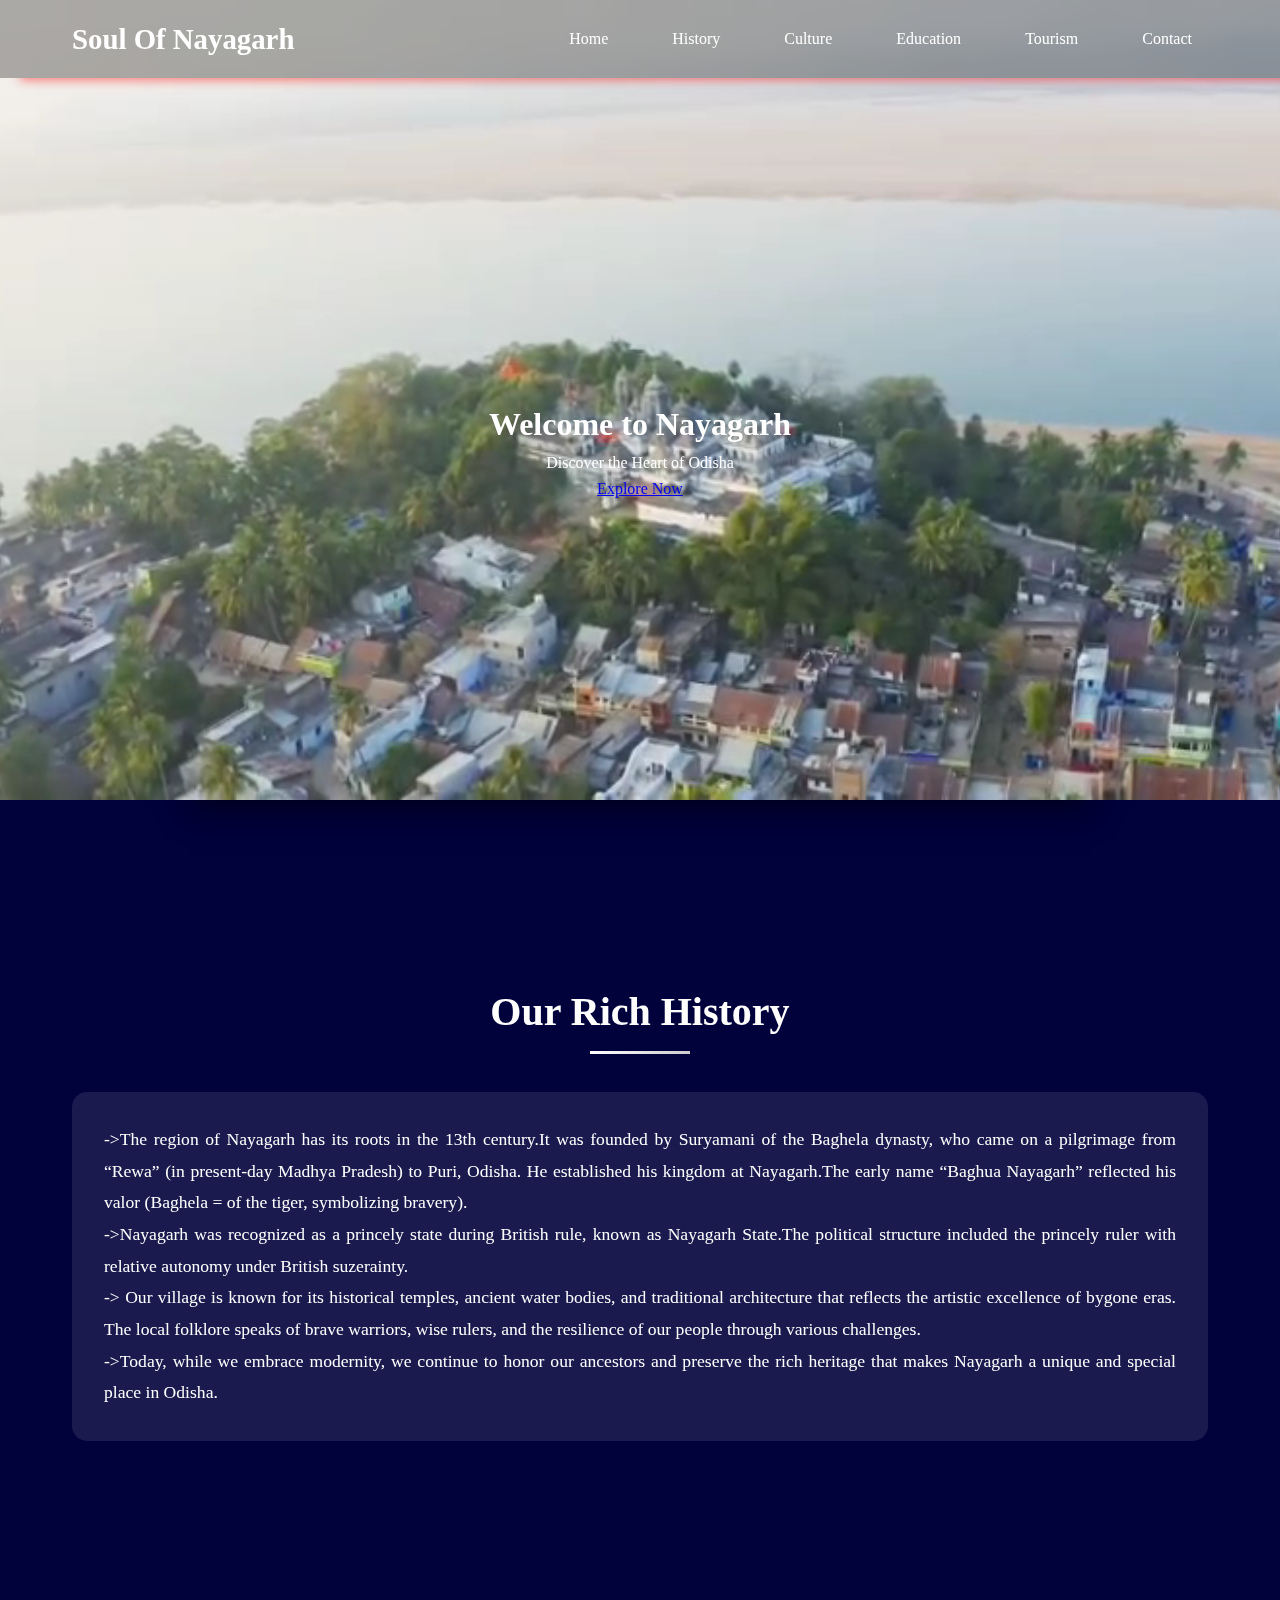
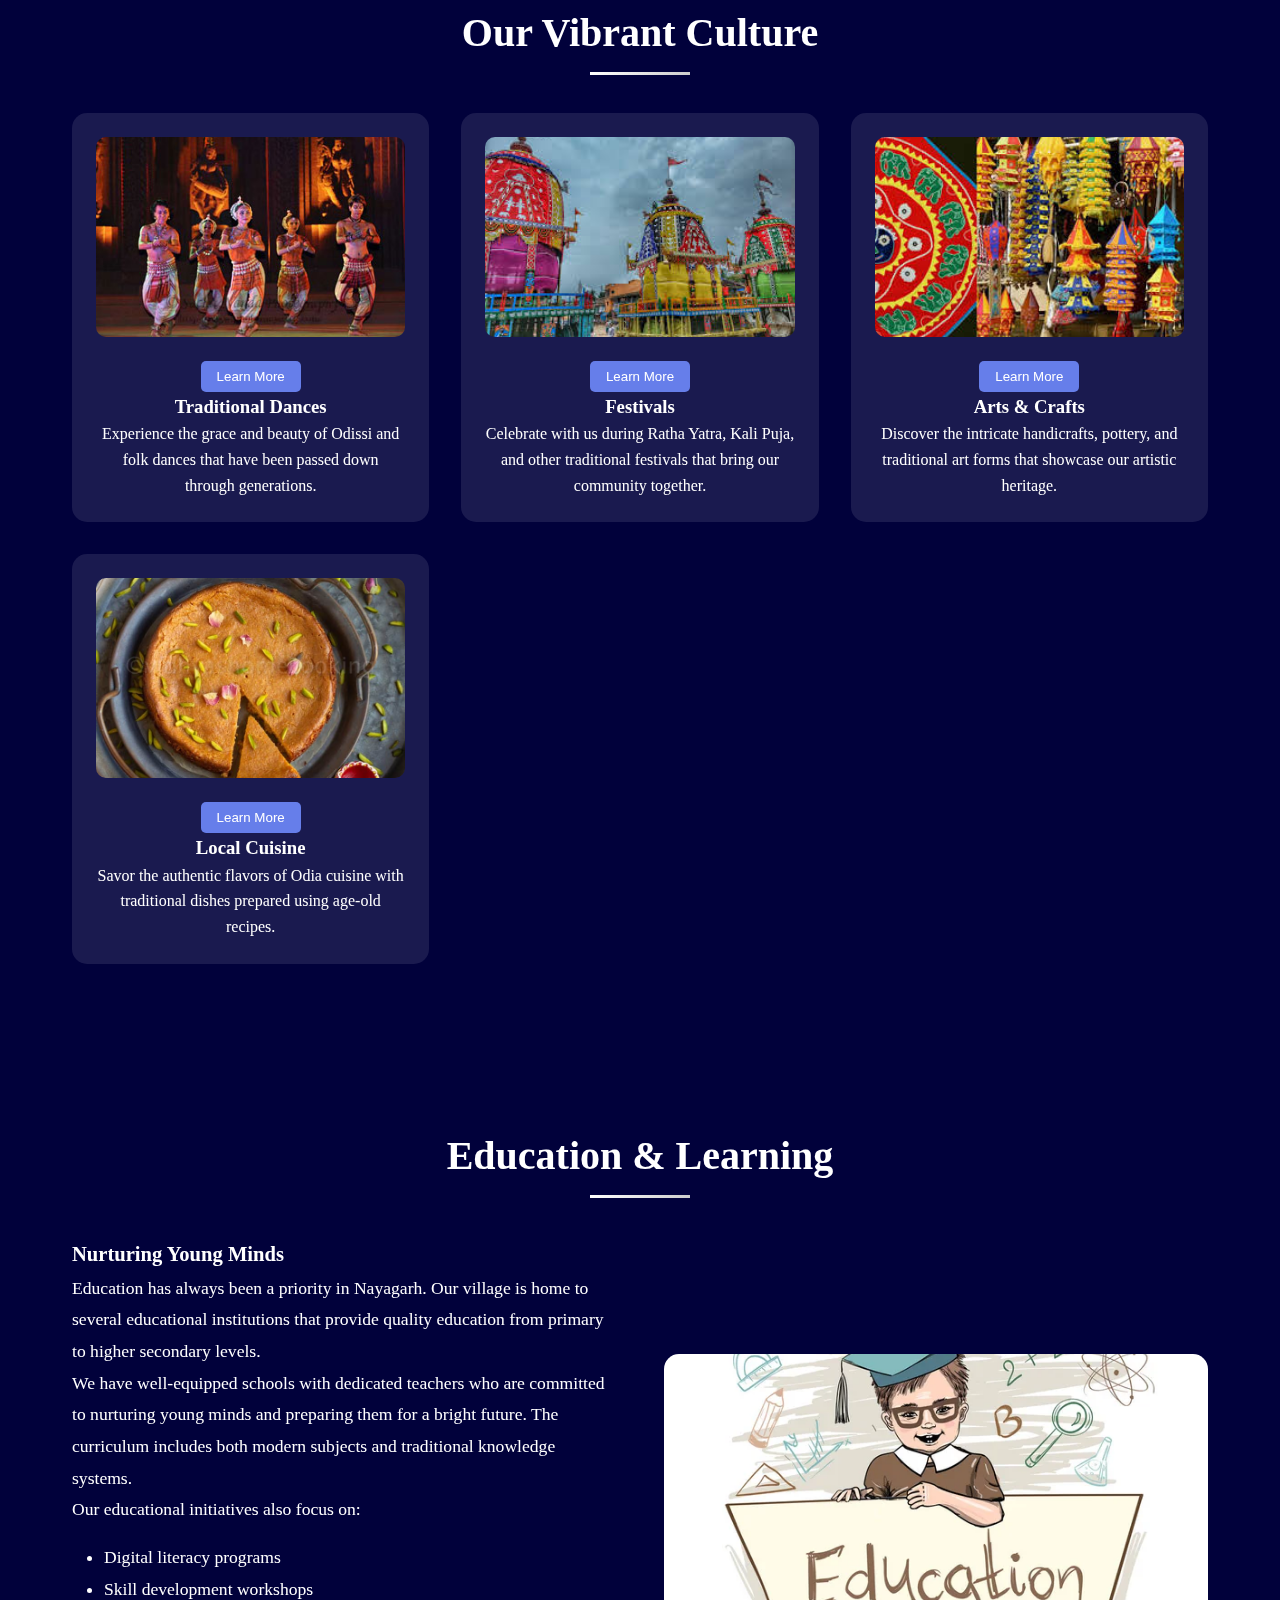
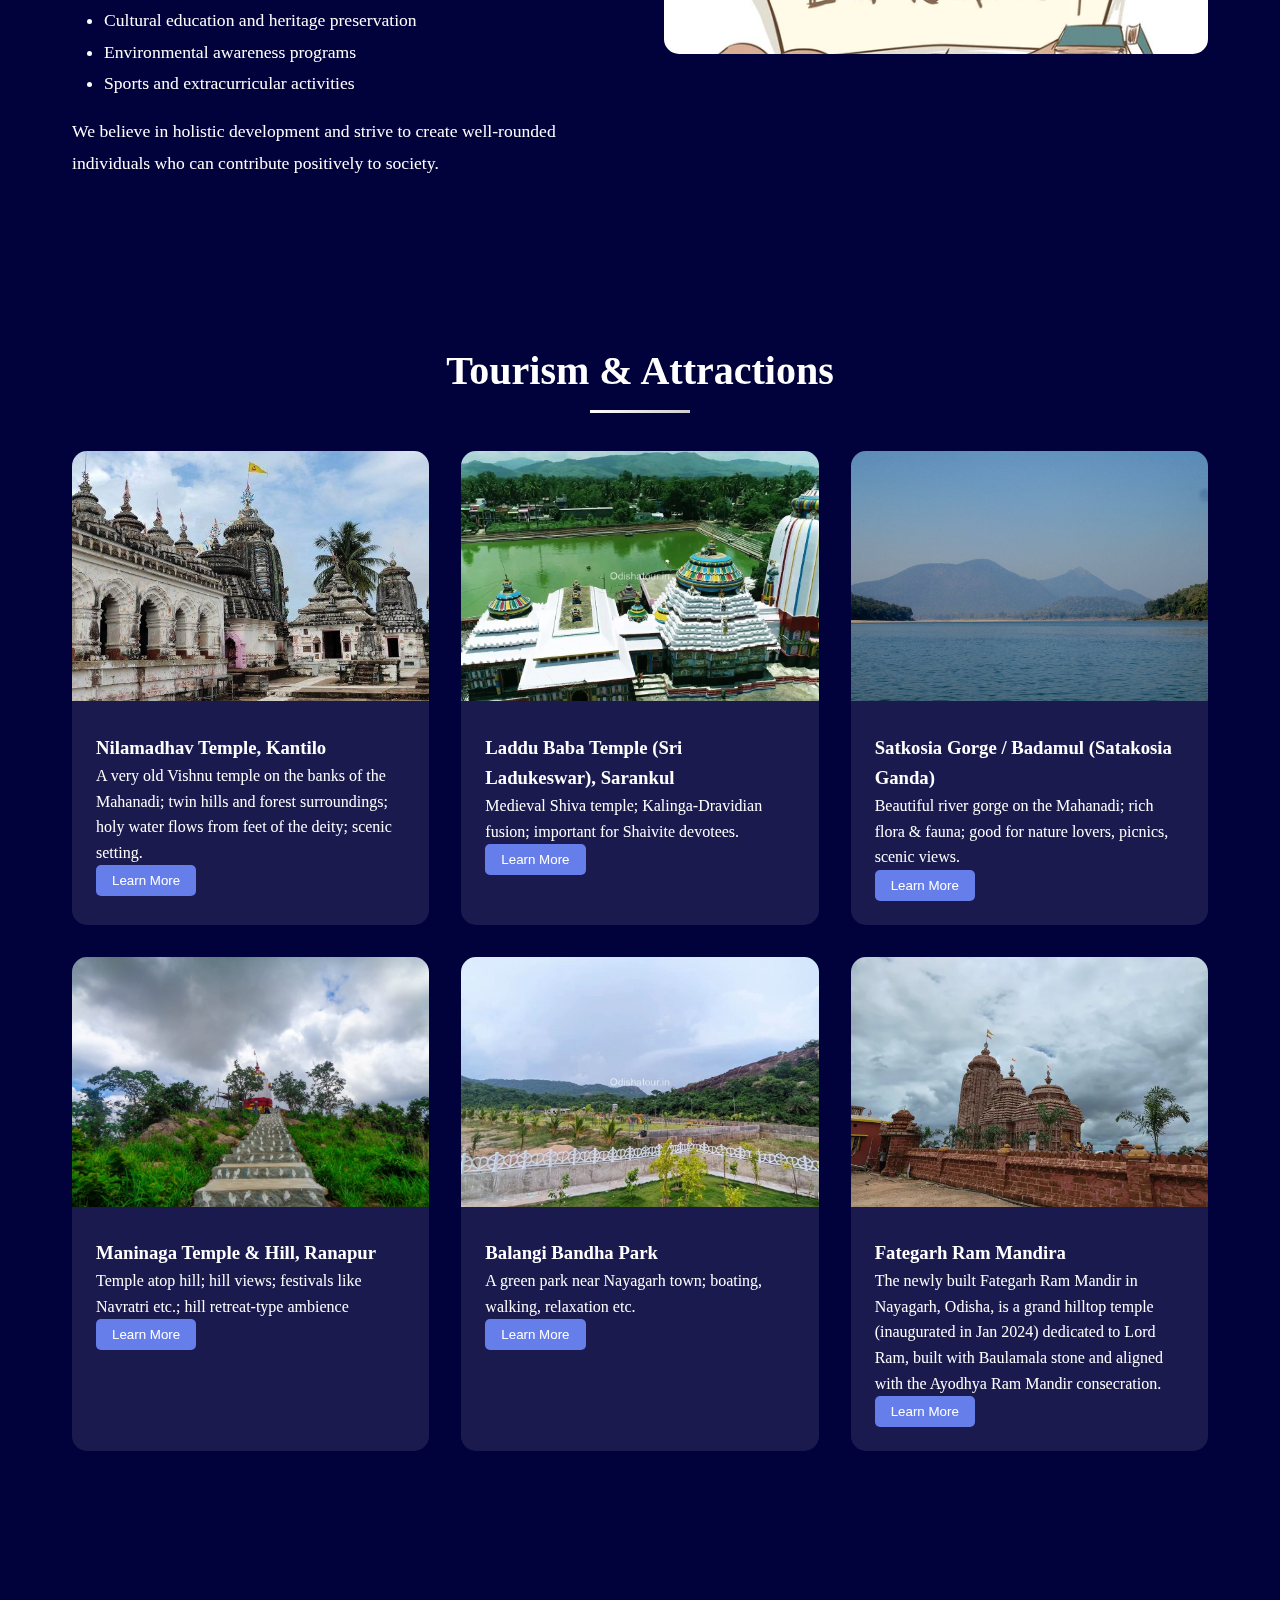
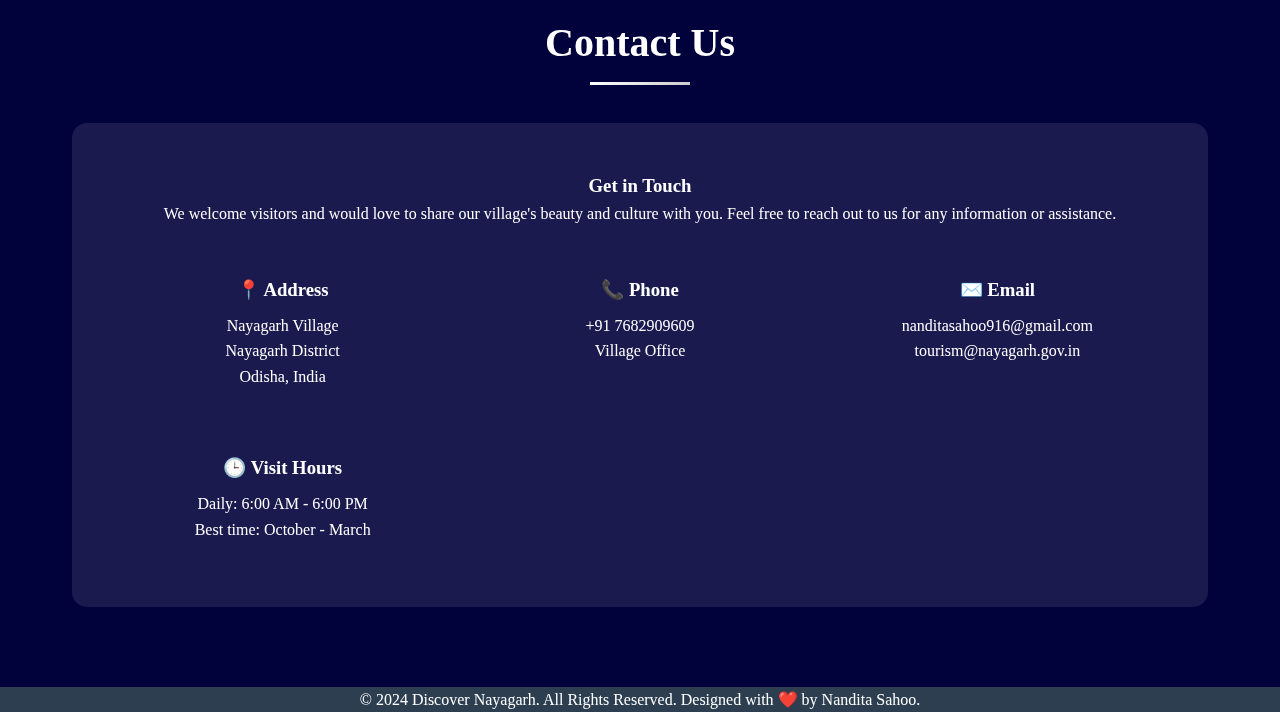
<file: index.html>
<!DOCTYPE html>
<html lang="en">
  <head>
    <meta charset="UTF-8" />
    <meta name="viewport" content="width=device-width, initial-scale=1.0" />
    <title>Soul of Nayagarh</title>
    <link rel="stylesheet" href="style.css" />
  </head>
  <body>
    <!-- Navigation -->
    <nav class="navbar">
      <div class="nav-container">
        <div class="logo">Soul Of Nayagarh</div>
        <ul class="nav-menu">
          <li><a href="#home" class="nav-link">Home</a></li>
          <li><a href="#history" class="nav-link">History</a></li>
          <li><a href="#culture" class="nav-link">Culture</a></li>
          <li><a href="#education" class="nav-link">Education</a></li>
          <li><a href="#tourism" class="nav-link">Tourism</a></li>
          <li><a href="#contact" class="nav-link">Contact</a></li>
        </ul>
      </div>
    </nav>

    <!-- Hero Section -->
    <section id="home" class="hero">
    <div class="hero-container">
      <h1 class="hero-title">Welcome to Nayagarh</h1>
      <p class="hero-subtitle">Discover the Heart of Odisha</p>
      <a href="#tourism" class="hero-button">Explore Now</a>
      <div class="hero-video">
        <video autoplay muted loop width="10000" height="800" >
          <source
            src="WhatsApp Video 2025-09-12 at 12.01.18_edb45f5c.mp4"
            type="video/mp4"
    
            class="vdo"
          />
          Your browser does not support the video tag.
        </video>
      </div>
    </div>

    <!-- History Section -->
    <section id="history" class="section">
      <h2 class="section-title">Our Rich History</h2>
      <div class="history-content">
        <div class="history-text">
          <p>
            ->The region of Nayagarh has its roots in the 13th century.It was
            founded by Suryamani of the Baghela dynasty, who came on a
            pilgrimage from “Rewa” (in present‐day Madhya Pradesh) to Puri,
            Odisha. He established his kingdom at Nayagarh.The early name
            “Baghua Nayagarh” reflected his valor (Baghela = of the tiger,
            symbolizing bravery).
          </p>

          <p>
            ->Nayagarh was recognized as a princely state during British rule,
            known as Nayagarh State.The political structure included the
            princely ruler with relative autonomy under British suzerainty.
          </p>

          <p>
           -> Our village is known for its historical temples, ancient water
            bodies, and traditional architecture that reflects the artistic
            excellence of bygone eras. The local folklore speaks of brave
            warriors, wise rulers, and the resilience of our people through
            various challenges.
          </p>

          <p>
            ->Today, while we embrace modernity, we continue to honor our
            ancestors and preserve the rich heritage that makes Nayagarh a
            unique and special place in Odisha.
          </p>
        </div>
      </div>
    </section>

    <!-- Culture Section -->
    <section id="culture" class="section">
      <h2 class="section-title">Our Vibrant Culture</h2>
      <div class="culture-grid">
        <div class="culture-item">
          <img src="dance.jpg" alt="Traditional Dance"/>
          <a href="traditional.html">
            <button style="background-color: #667eea; color: white; border: none; padding: 0.5rem 1rem; border-radius: 5px; cursor: pointer;">Learn More</button>
          </a>
          <h3>Traditional Dances</h3>
          <p>
            Experience the grace and beauty of Odissi and folk dances that have
            been passed down through generations.
          </p>
        </div>
        <div class="culture-item">
          <img src="ratha.jpeg" alt="Festivals" />
          <a href="festivals.html">
            <button style="background-color: #667eea; color: white; border: none; padding: 0.5rem 1rem; border-radius: 5px; cursor: pointer;">Learn More</button>
          </a>
          <h3>Festivals</h3>
          <p>
            Celebrate with us during Ratha Yatra, Kali Puja, and other
            traditional festivals that bring our community together.
          </p>
        </div>
        <div class="culture-item">
          <img src="art.jpeg" alt="Arts & Crafts" />
          <a href="artCraft.html">
            <button style="background-color: #667eea; color: white; border: none; padding: 0.5rem 1rem; border-radius: 5px; cursor: pointer;">Learn More</button>
          </a>
          <h3>Arts & Crafts</h3>
          <p>
            Discover the intricate handicrafts, pottery, and traditional art
            forms that showcase our artistic heritage.
          </p>
        </div>
        <div class="culture-item">
          <img src="chennapoda.jpg" alt="Cuisine" />
          <a href="cuisine.html">
            <button style="background-color: #667eea; color: white; border: none; padding: 0.5rem 1rem; border-radius: 5px; cursor: pointer;">Learn More</button>
          </a>
          <h3>Local Cuisine</h3>
          <p>
            Savor the authentic flavors of Odia cuisine with traditional dishes
            prepared using age-old recipes.
          </p>
        </div>
        
        
      </div>
    </section>

    <!-- Education Section -->
    <section id="education" class="section">
      <h2 class="section-title">Education & Learning</h2>
      <div class="education-content">
        <div class="education-text">
          <h3>Nurturing Young Minds</h3>
          <p>
            Education has always been a priority in Nayagarh. Our village is
            home to several educational institutions that provide quality
            education from primary to higher secondary levels.
          </p>

          <p>
            We have well-equipped schools with dedicated teachers who are
            committed to nurturing young minds and preparing them for a bright
            future. The curriculum includes both modern subjects and traditional
            knowledge systems.
          </p>

          <p>Our educational initiatives also focus on:</p>
          <ul style="margin: 1rem 0; padding-left: 2rem">
            <li>Digital literacy programs</li>
            <li>Skill development workshops</li>
            <li>Cultural education and heritage preservation</li>
            <li>Environmental awareness programs</li>
            <li>Sports and extracurricular activities</li>
          </ul>

          <p>
            We believe in holistic development and strive to create well-rounded
            individuals who can contribute positively to society.
          </p>
        </div>
        <div class="education-image">
          <img src="education1.jpg" alt="Education in Nayagarh" />
        </div>
      </div>
    </section>

    <!-- Tourism Section -->
    <section id="tourism" class="section">
      <h2 class="section-title">Tourism & Attractions</h2>
      <div class="tourism-grid">
        <div class="tourism-card">
          <img src="Kantilo.jpg" alt="Kantilo" />
          <div class="tourism-card-content">
            <h3>Nilamadhav Temple, Kantilo</h3>
            <p>
             A very old Vishnu temple on the banks of the Mahanadi; twin hills and forest surroundings; holy water flows from feet of the deity; scenic setting.
            </p>
            <a href="nilamadhav.html">
              <button style="background-color: #667eea; color: white; border: none; padding: 0.5rem 1rem; border-radius: 5px; cursor: pointer;">Learn More</button>
            </a>
          </div>
        </div>
        <div class="tourism-card">
          <img src="ladoo baba.webp" alt="Laddu Baba Temple" />
          <div class="tourism-card-content">
            <h3>Laddu Baba Temple (Sri Ladukeswar), Sarankul</h3>
            <p>
              Medieval Shiva temple; Kalinga-Dravidian fusion; important for Shaivite devotees.
            </p>
            <a href="ladubaba.html">
              <button style="background-color: #667eea; color: white; border: none; padding: 0.5rem 1rem; border-radius: 5px; cursor: pointer;">Learn More</button>
            </a>
          </div>
        </div>
        <div class="tourism-card">
          <img src="satakosia.jpg" alt="Satkosia Gorge" />
          <div class="tourism-card-content">
            <h3>Satkosia Gorge / Badamul (Satakosia Ganda)</h3>
            <p>
             Beautiful river gorge on the Mahanadi; rich flora & fauna; good for nature lovers, picnics, scenic views.
            </p>
            <a href="satakosia.html">
              <button style="background-color: #667eea; color: white; border: none; padding: 0.5rem 1rem; border-radius: 5px; cursor: pointer;">Learn More</button>
            </a>
          </div>
        </div>
        <div class="tourism-card">
          <img src="maninaga.jpeg" alt="Maninaga Temple & Hill" />
          <div class="tourism-card-content">
            <h3>Maninaga Temple & Hill, Ranapur</h3>
            <p>
             Temple atop hill; hill views; festivals like Navratri etc.; hill retreat-type ambience
            </p>
            <a href="maninaga.html">
              <button style="background-color: #667eea; color: white; border: none; padding: 0.5rem 1rem; border-radius: 5px; cursor: pointer;">Learn More</button>
            </a>
          </div>
        </div>
        <div class="tourism-card">
          <img src="Balangi-Bandha-Park.webp" alt="Balangi-Bandha-Park" />
          <div class="tourism-card-content">
            <h3>Balangi Bandha Park</h3>
            </p>A green park near Nayagarh town; boating, walking, relaxation etc.</p>
             <a href="balangi.html">
              <button style="background-color: #667eea; color: white; border: none; padding: 0.5rem 1rem; border-radius: 5px; cursor: pointer;">Learn More</button>
            </a>
          </div>
        </div>
        <div class="tourism-card">
          <img src="fategarh.webp" alt="Fategarh Ram Mandira" />
          <div class="tourism-card-content">
            <h3>Fategarh Ram Mandira</h3>
            <p>
             The newly built Fategarh Ram Mandir in Nayagarh, Odisha, is a grand hilltop temple (inaugurated in Jan 2024) dedicated to Lord Ram, built with Baulamala stone and aligned with the Ayodhya Ram Mandir consecration.
            </p>
            <a href="fategarh.html">
              <button style="background-color: #667eea; color: white; border: none; padding: 0.5rem 1rem; border-radius: 5px; cursor: pointer;">Learn More</button>
            </a>
          </div>
        </div>
      </div>
    </section>

    <!-- Contact Section -->
    <section id="contact" class="section">
      <h2 class="section-title">Contact Us</h2>
      <div class="contact-content">
        <h3>Get in Touch</h3>
        <p>
          We welcome visitors and would love to share our village's beauty and
          culture with you. Feel free to reach out to us for any information or
          assistance.
        </p>

        <div class="contact-info">
          <div class="contact-item">
            <h3>📍 Address</h3>
            <p>Nayagarh Village<br />Nayagarh District<br />Odisha, India</p>
          </div>
          <div class="contact-item">
            <h3>📞 Phone</h3>
            <p>+91 7682909609<br />Village Office</p>
          </div>
          <div class="contact-item">
            <h3>✉️ Email</h3>
            <p>nanditasahoo916@gmail.com<br />tourism@nayagarh.gov.in</p>
          </div>
          <div class="contact-item">
            <h3>🕒 Visit Hours</h3>
            <p>Daily: 6:00 AM - 6:00 PM<br />Best time: October - March</p>
          </div>
        </div>
      </div>
    </section>
    <footer
      className="bg-primary text-primary-foreground py-8"
      align="center"
      style="background-color: #2c3e50; color: white"
    >
      <div className="container mx-auto px-6 text-center">
        <p className="text-sm opacity-80">
          © 2024 Discover Nayagarh. All Rights Reserved. Designed with ❤️ by Nandita Sahoo.
        </p>
      </div>
    </footer>
  </body>
</html>
</file>
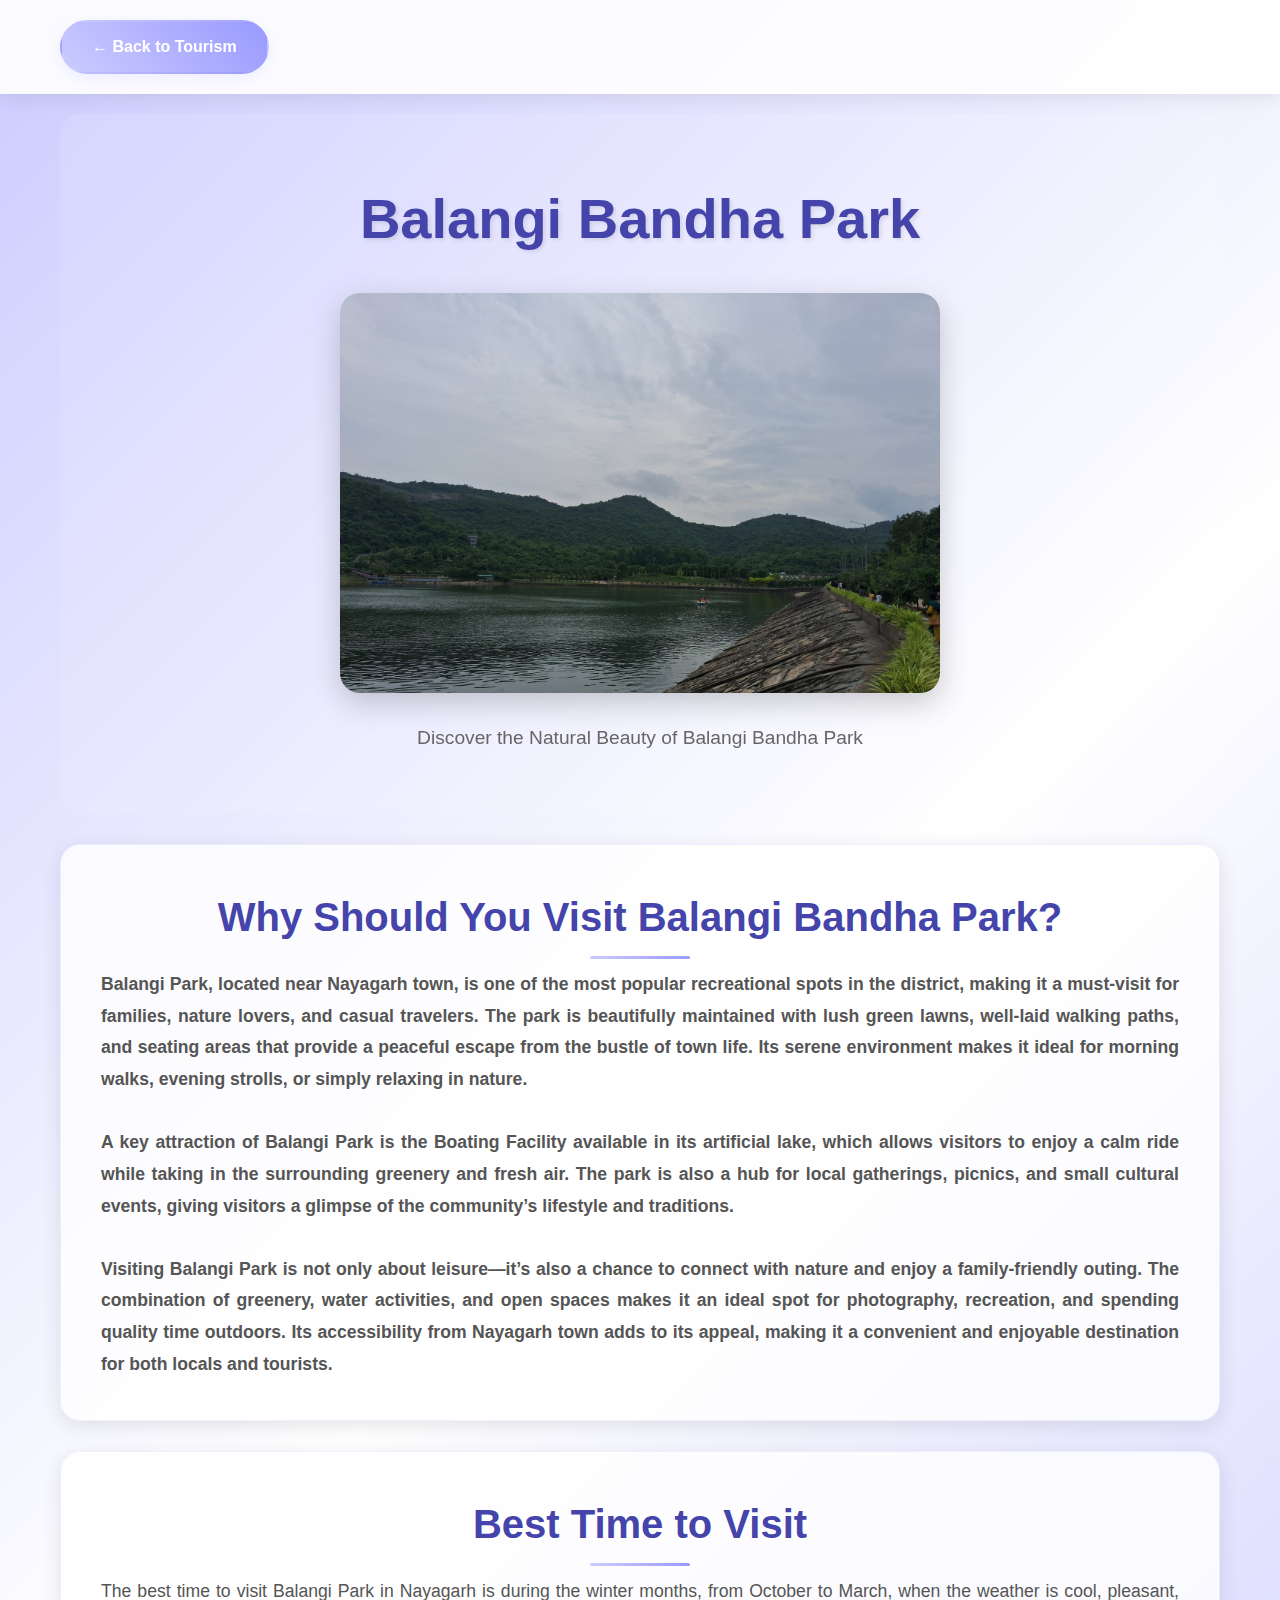
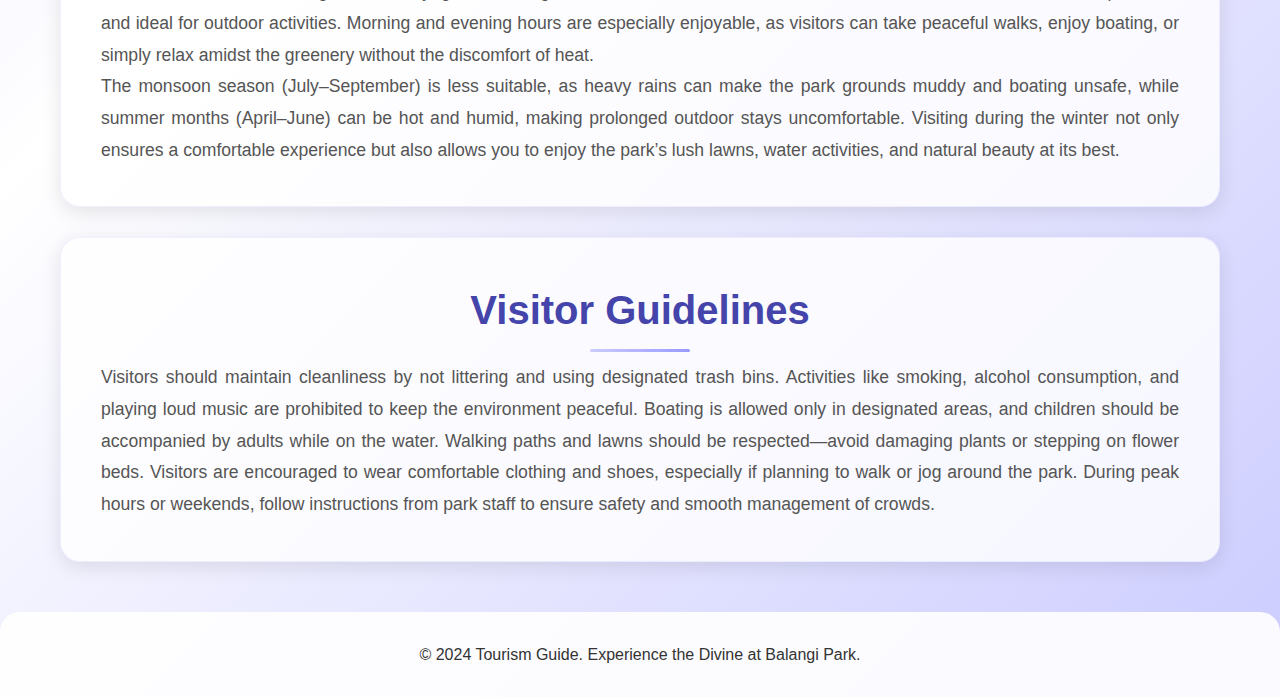
<file: balangi.html>
<!DOCTYPE html>
<html lang="en">
<head>
    <meta charset="UTF-8">
    <meta name="viewport" content="width=device-width, initial-scale=1.0">
    <title>Balangi Bandha Park- Tourism Destination</title>
    <style>
        * {
            margin: 0;
            padding: 0;
            box-sizing: border-box;
        }

        body {
            font-family: 'Arial', sans-serif;
            background: linear-gradient(135deg, #ccccff 0%, #ffffff 50%, #ccccff 100%);
            min-height: 100vh;
            line-height: 1.6;
            color: #333;
        }

        /* Header Section */
        .header {
            background: rgba(255, 255, 255, 0.9);
            backdrop-filter: blur(10px);
            padding: 20px 0;
            box-shadow: 0 2px 20px rgba(0, 0, 0, 0.1);
            position: sticky;
            top: 0;
            z-index: 100;
        }

        .container {
            max-width: 1200px;
            margin: 0 auto;
            padding: 0 20px;
        }

        .back-button {
            display: inline-block;
            background: linear-gradient(45deg, #ccccff, #9999ff);
            color: white;
            padding: 12px 30px;
            text-decoration: none;
            border-radius: 50px;
            font-weight: bold;
            font-size: 16px;
            transition: all 0.3s ease;
            box-shadow: 0 4px 15px rgba(204, 204, 255, 0.3);
            border: 2px solid transparent;
        }

        .back-button:hover {
            background: linear-gradient(45deg, #9999ff, #6666ff);
            transform: translateY(-3px);
            box-shadow: 0 8px 25px rgba(204, 204, 255, 0.5);
            border-color: #6666ff;
        }

        /* Hero Section */
        .hero {
            text-align: center;
            padding: 60px 0;
            background: rgba(255, 255, 255, 0.1);
            margin: 20px 0;
            border-radius: 20px;
            backdrop-filter: blur(5px);
            transition: all 0.3s ease;
        }

        .hero:hover {
            background: rgba(255, 255, 255, 0.2);
            transform: translateY(-5px);
            box-shadow: 0 10px 30px rgba(0, 0, 0, 0.1);
        }

        .hero h1 {
            font-size: 3.5rem;
            color: #4444aa;
            margin-bottom: 20px;
            text-shadow: 2px 2px 4px rgba(0, 0, 0, 0.1);
            transition: all 0.3s ease;
        }

        .hero h1:hover {
            color: #6666cc;
            transform: scale(1.05);
        }

        .hero-image {
            width: 100%;
            max-width: 600px;
            height: 400px;
            object-fit: cover;
            border-radius: 20px;
            margin: 30px auto;
            display: block;
            box-shadow: 0 10px 30px rgba(0, 0, 0, 0.2);
            transition: all 0.3s ease;
        }

        .hero-image:hover {
            transform: scale(1.02);
            box-shadow: 0 15px 40px rgba(0, 0, 0, 0.3);
        }

        /* Content Sections */
        .content-section {
            background: rgba(255, 255, 255, 0.8);
            margin: 30px 0;
            padding: 40px;
            border-radius: 20px;
            box-shadow: 0 5px 20px rgba(0, 0, 0, 0.1);
            transition: all 0.3s ease;
            border: 1px solid rgba(204, 204, 255, 0.3);
        }

        .content-section:hover {
            background: rgba(255, 255, 255, 0.95);
            transform: translateY(-5px);
            box-shadow: 0 10px 30px rgba(0, 0, 0, 0.15);
            border-color: #ccccff;
        }

        .section-title {
            font-size: 2.5rem;
            color: #4444aa;
            margin-bottom: 20px;
            text-align: center;
            position: relative;
            transition: all 0.3s ease;
        }

        .section-title:hover {
            color: #6666cc;
            transform: scale(1.02);
        }

        .section-title::after {
            content: '';
            position: absolute;
            bottom: -10px;
            left: 50%;
            transform: translateX(-50%);
            width: 100px;
            height: 3px;
            background: linear-gradient(45deg, #ccccff, #9999ff);
            border-radius: 2px;
            transition: all 0.3s ease;
        }

        .section-title:hover::after {
            width: 150px;
        }

        .section-content {
            font-size: 1.1rem;
            line-height: 1.8;
            color: #555;
            text-align: justify;
            transition: all 0.3s ease;
        }

        .section-content:hover {
            color: #333;
        }

        /* Highlights Section */
        .highlights {
            display: grid;
            grid-template-columns: repeat(auto-fit, minmax(300px, 1fr));
            gap: 30px;
            margin: 40px 0;
        }

        .highlight-card {
            background: rgba(255, 255, 255, 0.9);
            padding: 30px;
            border-radius: 15px;
            text-align: center;
            box-shadow: 0 5px 15px rgba(0, 0, 0, 0.1);
            transition: all 0.3s ease;
            border: 2px solid transparent;
        }

        .highlight-card:hover {
            background: rgba(255, 255, 255, 1);
            transform: translateY(-8px);
            box-shadow: 0 15px 35px rgba(0, 0, 0, 0.2);
            border-color: #ccccff;
        }

        .highlight-icon {
            font-size: 3rem;
            color: #ccccff;
            margin-bottom: 15px;
            transition: all 0.3s ease;
        }

        .highlight-card:hover .highlight-icon {
            color: #9999ff;
            transform: scale(1.1);
        }

        .highlight-title {
            font-size: 1.5rem;
            color: #4444aa;
            margin-bottom: 15px;
            transition: all 0.3s ease;
        }

        .highlight-card:hover .highlight-title {
            color: #6666cc;
        }

        /* Footer */
        .footer {
            background: rgba(255, 255, 255, 0.9);
            text-align: center;
            padding: 30px 0;
            margin-top: 50px;
            border-radius: 20px 20px 0 0;
            transition: all 0.3s ease;
        }

        .footer:hover {
            background: rgba(255, 255, 255, 1);
        }

        /* Responsive Design */
        @media (max-width: 768px) {
            .hero h1 {
                font-size: 2.5rem;
            }
            
            .section-title {
                font-size: 2rem;
            }
            
            .content-section {
                padding: 25px;
                margin: 20px 0;
            }
            
            .hero-image {
                height: 300px;
            }
        }

        /* Smooth scrolling */
        html {
            scroll-behavior: smooth;
        }

        /* Animation for page load */
        @keyframes fadeInUp {
            from {
                opacity: 0;
                transform: translateY(30px);
            }
            to {
                opacity: 1;
                transform: translateY(0);
            }
        }

        .content-section {
            animation: fadeInUp 0.6s ease-out;
        }

        .hero {
            animation: fadeInUp 0.8s ease-out;
        }
    </style>
</head>
<body>
    <!-- Header -->
    <div class="header">
        <div class="container">
            <a href="index.html#tourism" class="back-button">← Back to Tourism</a>
        </div>
    </div>

    <!-- Main Content -->
    <div class="container">
        <!-- Hero Section -->
        <div class="hero">
            <h1>Balangi Bandha Park</h1>
            <img src="balangiPark.jpg" alt="Balangi Bandha Park" class="hero-image">
            <p style="font-size: 1.2rem; color: #666; margin-top: 20px;">Discover the Natural Beauty of Balangi Bandha Park</p>
        </div>

        <!-- Why Visit Section -->
        <div class="content-section">
            <h2 class="section-title">Why Should You Visit Balangi Bandha Park?</h2>
            <div class="section-content">
                <p><b>
                    Balangi Park, located near Nayagarh town, is one of the most popular recreational spots in the district, making it a must-visit for families, nature lovers, and casual travelers. The park is beautifully maintained with lush green lawns, well-laid walking paths, and seating areas that provide a peaceful escape from the bustle of town life. Its serene environment makes it ideal for morning walks, evening strolls, or simply relaxing in nature.
                </b></p><br>
                
                <p><b>
                    A key attraction of Balangi Park is the Boating Facility available in its artificial lake, which allows visitors to enjoy a calm ride while taking in the surrounding greenery and fresh air. The park is also a hub for local gatherings, picnics, and small cultural events, giving visitors a glimpse of the community’s lifestyle and traditions.
                </b></p><br>
                
                <p><b>
                    Visiting Balangi Park is not only about leisure—it’s also a chance to connect with nature and enjoy a family-friendly outing. The combination of greenery, water activities, and open spaces makes it an ideal spot for photography, recreation, and spending quality time outdoors. Its accessibility from Nayagarh town adds to its appeal, making it a convenient and enjoyable destination for both locals and tourists.
                </b></p>
            </div>
        </div>

       
       

        <!-- Best Time to Visit -->
        <div class="content-section">
            <h2 class="section-title">Best Time to Visit</h2>
            <div class="section-content">
                <p>The best time to visit Balangi Park in Nayagarh is during the winter months, from October to March, when the weather is cool, pleasant, and ideal for outdoor activities. Morning and evening hours are especially enjoyable, as visitors can take peaceful walks, enjoy boating, or simply relax amidst the greenery without the discomfort of heat.</p>
                
                <p>The monsoon season (July–September) is less suitable, as heavy rains can make the park grounds muddy and boating unsafe, while summer months (April–June) can be hot and humid, making prolonged outdoor stays uncomfortable. Visiting during the winter not only ensures a comfortable experience but also allows you to enjoy the park’s lush lawns, water activities, and natural beauty at its best.</p>
            </div>
        </div>

        <!-- Visitor Guidelines -->
        <div class="content-section">
            <h2 class="section-title">Visitor Guidelines</h2>
            <div class="section-content">
                <p>
                    Visitors should maintain cleanliness by not littering and using designated trash bins. Activities like smoking, alcohol consumption, and playing loud music are prohibited to keep the environment peaceful. Boating is allowed only in designated areas, and children should be accompanied by adults while on the water. Walking paths and lawns should be respected—avoid damaging plants or stepping on flower beds. Visitors are encouraged to wear comfortable clothing and shoes, especially if planning to walk or jog around the park. During peak hours or weekends, follow instructions from park staff to ensure safety and smooth management of crowds.
                </p>
            </div>
        </div>
    </div>

    <!-- Footer -->
    <div class="footer">
        <div class="container">
            <p>&copy; 2024 Tourism Guide. Experience the Divine at Balangi Park.</p>
        </div>
    </div>

    <script>
        // Smooth scroll for back button
        document.querySelector('.back-button').addEventListener('click', function(e) {
            e.preventDefault();
            // This would typically scroll to the tourism section on the main page
            // For now, it will just show an alert or you can modify to redirect
            window.history.back();
        });

        // Add some interactive effects
        document.addEventListener('DOMContentLoaded', function() {
            // Add parallax effect to hero image
            window.addEventListener('scroll', function() {
                const scrolled = window.pageYOffset;
                const heroImage = document.querySelector('.hero-image');
                if (heroImage) {
                    heroImage.style.transform = `translateY(${scrolled * 0.1}px)`;
                }
            });
        });
    </script>
</body>

</html>
</file>
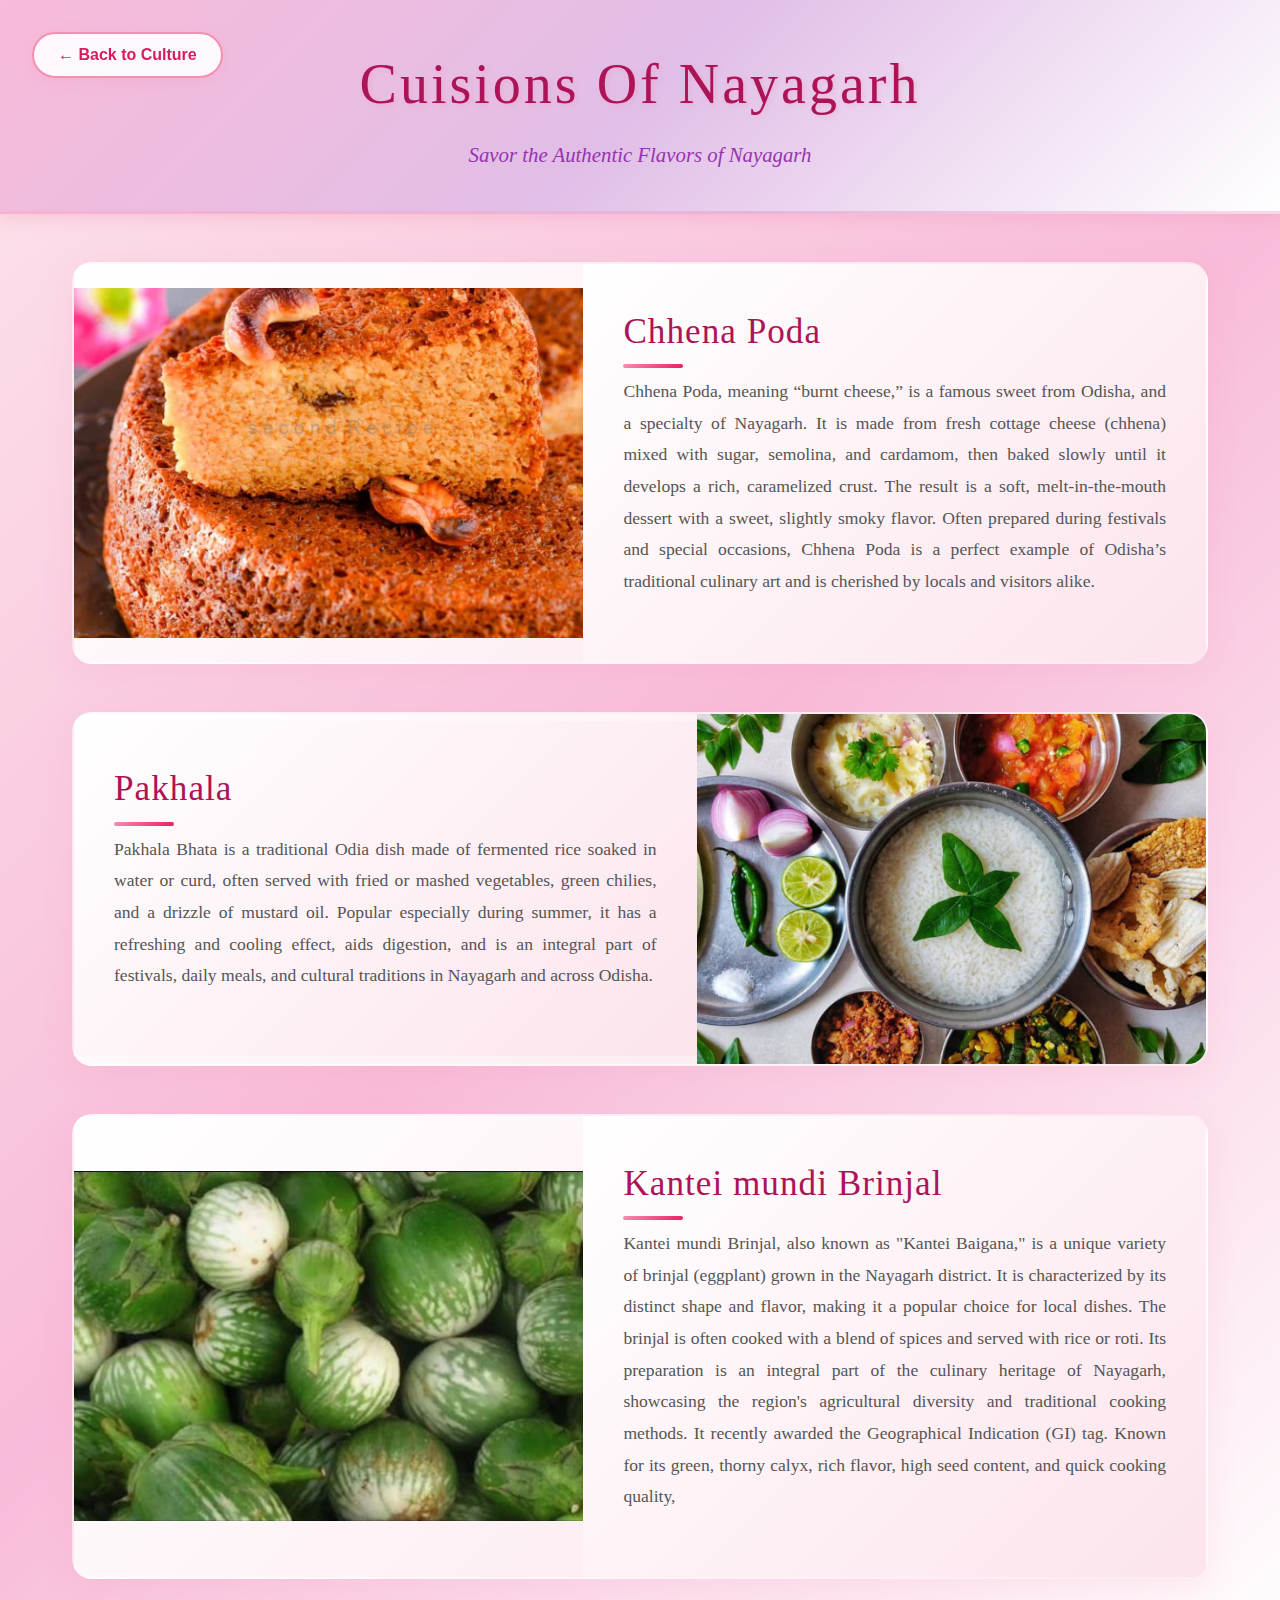
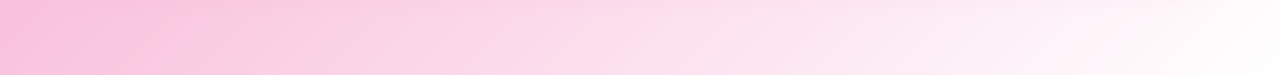
<file: cuisine.html>
<!DOCTYPE html>
<html lang="en">
<head>
    <meta charset="UTF-8">
    <meta name="viewport" content="width=device-width, initial-scale=1.0">
    <title>Cuisins Of Nayagarh</title>
    <link rel="stylesheet" href="cuisine.css">
</head>
<body>
    <header>
        <button class="back-button" onclick="goBack()">← Back to Culture</button>
        <h1>Cuisions Of Nayagarh</h1>
        <p class="subtitle">Savor the Authentic Flavors of Nayagarh</p>
    </header>

    <main class="container">
        <div class="cuisine-section" onclick="toggleHover(this)">
            <div class="cuisine-image">
                <img src="chhena-poda-img.jpg" alt="Chhena poda" />
            </div>
            <div class="cuisine-content">
                <h2>Chhena Poda</h2>
                
                <p class="cuisine-description">
                    Chhena Poda, meaning “burnt cheese,” is a famous sweet from Odisha, and a specialty of Nayagarh. It is made from fresh cottage cheese (chhena) mixed with sugar, semolina, and cardamom, then baked slowly until it develops a rich, caramelized crust. The result is a soft, melt-in-the-mouth dessert with a sweet, slightly smoky flavor. Often prepared during festivals and special occasions, Chhena Poda is a perfect example of Odisha’s traditional culinary art and is cherished by locals and visitors alike.
                </p>
                
            </div>
        </div>

        <div class="cuisine-section" onclick="toggleHover(this)">
            <div class="cuisine-image">
                <img src="Pakhala-Bhata.jpg" alt="Pakhala" />
            </div>
            <div class="cuisine-content">
                <h2>Pakhala</h2>
                
                <p class="cuisine-description">
                    Pakhala Bhata is a traditional Odia dish made of fermented rice soaked in water or curd, often served with fried or mashed vegetables, green chilies, and a drizzle of mustard oil. Popular especially during summer, it has a refreshing and cooling effect, aids digestion, and is an integral part of festivals, daily meals, and cultural traditions in Nayagarh and across Odisha.
                </p>
            </div>
        </div>

        <div class="cuisine-section" onclick="toggleHover(this)">
            <div class="cuisine-image">
                <img src="Kanteimundi_brinjal.jpg" alt="Kantei mundi Brinjal" />
            </div>
            <div class="cuisine-content">
                <h2>Kantei mundi Brinjal</h2>
                
                <p class="cuisine-description">
                    Kantei mundi Brinjal, also known as "Kantei Baigana," is a unique variety of brinjal (eggplant) grown in the Nayagarh district. It is characterized by its distinct shape and flavor, making it a popular choice for local dishes. The brinjal is often cooked with a blend of spices and served with rice or roti. Its preparation is an integral part of the culinary heritage of Nayagarh, showcasing the region's agricultural diversity and traditional cooking methods. It recently awarded the Geographical Indication (GI) tag. Known for its green, thorny calyx, rich flavor, high seed content, and quick cooking quality,
                </p>
                
            </div>
        </div>

       
        
    </main>

    <script>
        function goBack() {
            window.history.back();
        }

        function toggleHover(element) {
            // Remove active class from all sections
            const allSections = document.querySelectorAll('.festival-section');
            allSections.forEach(section => {
                if (section !== element) {
                    section.classList.remove('active');
                }
            });
            
            // Toggle active class on clicked section
            element.classList.toggle('active');
        }
    </script>
</body>

</html>
</file>
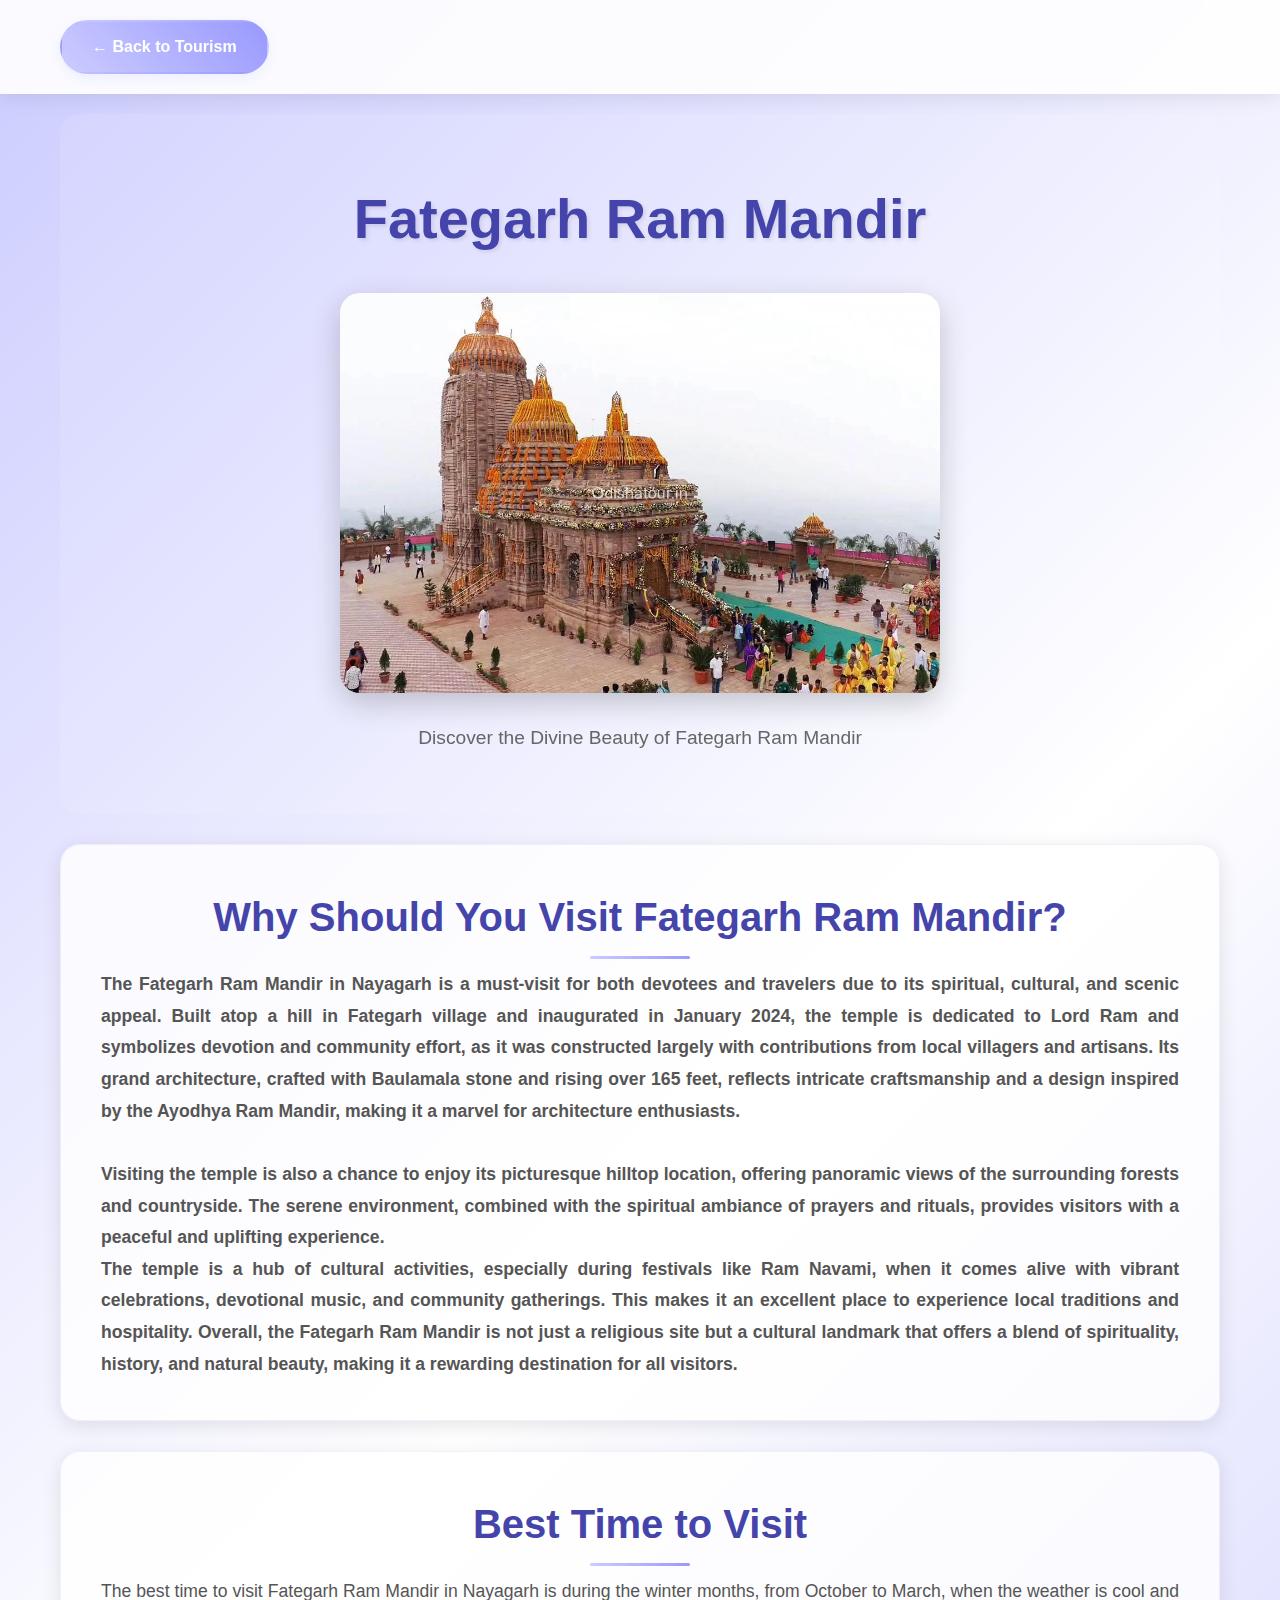
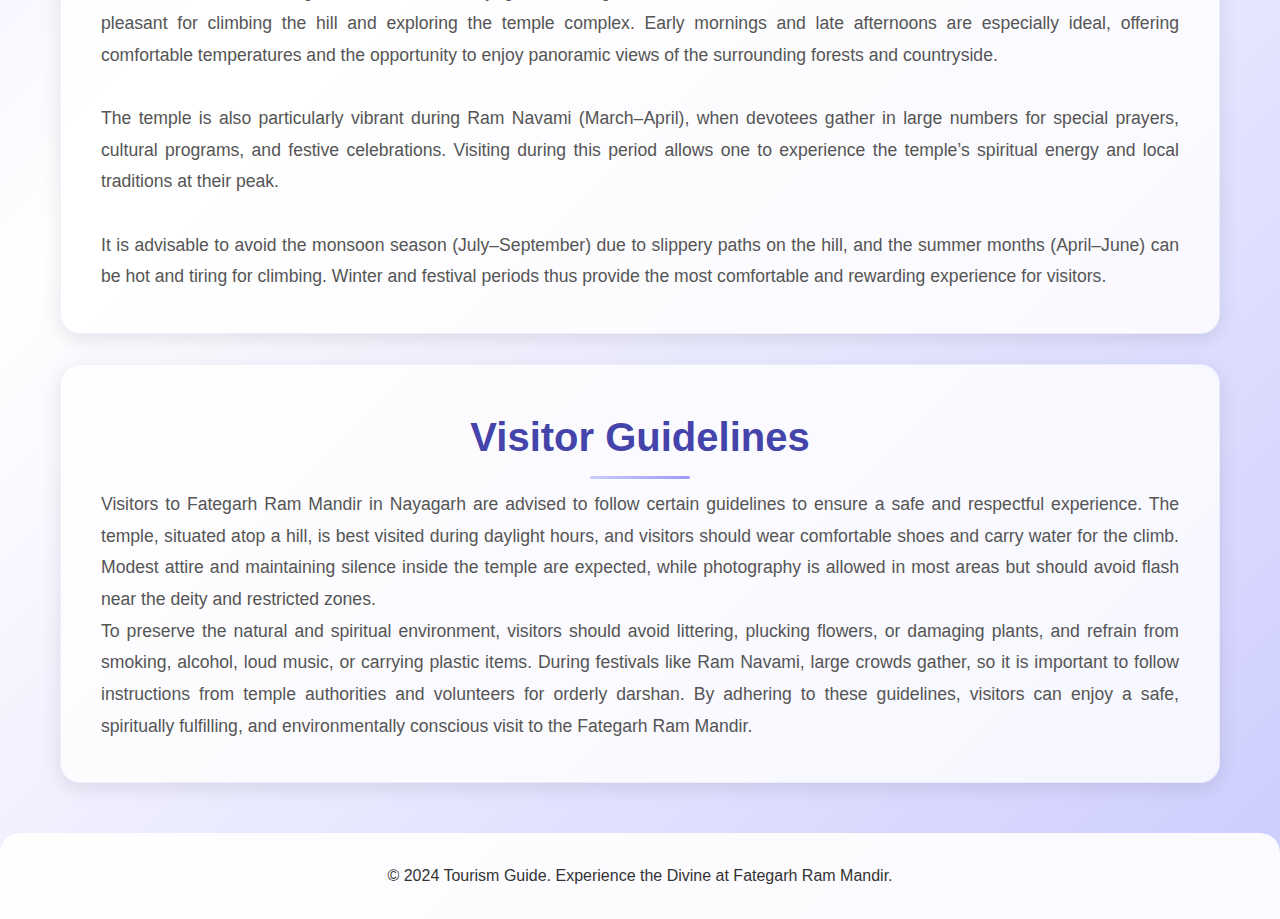
<file: fategarh.html>
<!DOCTYPE html>
<html lang="en">
<head>
    <meta charset="UTF-8">
    <meta name="viewport" content="width=device-width, initial-scale=1.0">
    <title>Fategarh Ram Mandir - Tourism Destination</title>
    <style>
        * {
            margin: 0;
            padding: 0;
            box-sizing: border-box;
        }

        body {
            font-family: 'Arial', sans-serif;
            background: linear-gradient(135deg, #ccccff 0%, #ffffff 50%, #ccccff 100%);
            min-height: 100vh;
            line-height: 1.6;
            color: #333;
        }

        /* Header Section */
        .header {
            background: rgba(255, 255, 255, 0.9);
            backdrop-filter: blur(10px);
            padding: 20px 0;
            box-shadow: 0 2px 20px rgba(0, 0, 0, 0.1);
            position: sticky;
            top: 0;
            z-index: 100;
        }

        .container {
            max-width: 1200px;
            margin: 0 auto;
            padding: 0 20px;
        }

        .back-button {
            display: inline-block;
            background: linear-gradient(45deg, #ccccff, #9999ff);
            color: white;
            padding: 12px 30px;
            text-decoration: none;
            border-radius: 50px;
            font-weight: bold;
            font-size: 16px;
            transition: all 0.3s ease;
            box-shadow: 0 4px 15px rgba(204, 204, 255, 0.3);
            border: 2px solid transparent;
        }

        .back-button:hover {
            background: linear-gradient(45deg, #9999ff, #6666ff);
            transform: translateY(-3px);
            box-shadow: 0 8px 25px rgba(204, 204, 255, 0.5);
            border-color: #6666ff;
        }

        /* Hero Section */
        .hero {
            text-align: center;
            padding: 60px 0;
            background: rgba(255, 255, 255, 0.1);
            margin: 20px 0;
            border-radius: 20px;
            backdrop-filter: blur(5px);
            transition: all 0.3s ease;
        }

        .hero:hover {
            background: rgba(255, 255, 255, 0.2);
            transform: translateY(-5px);
            box-shadow: 0 10px 30px rgba(0, 0, 0, 0.1);
        }

        .hero h1 {
            font-size: 3.5rem;
            color: #4444aa;
            margin-bottom: 20px;
            text-shadow: 2px 2px 4px rgba(0, 0, 0, 0.1);
            transition: all 0.3s ease;
        }

        .hero h1:hover {
            color: #6666cc;
            transform: scale(1.05);
        }

        .hero-image {
            width: 100%;
            max-width: 600px;
            height: 400px;
            object-fit: cover;
            border-radius: 20px;
            margin: 30px auto;
            display: block;
            box-shadow: 0 10px 30px rgba(0, 0, 0, 0.2);
            transition: all 0.3s ease;
        }

        .hero-image:hover {
            transform: scale(1.02);
            box-shadow: 0 15px 40px rgba(0, 0, 0, 0.3);
        }

        /* Content Sections */
        .content-section {
            background: rgba(255, 255, 255, 0.8);
            margin: 30px 0;
            padding: 40px;
            border-radius: 20px;
            box-shadow: 0 5px 20px rgba(0, 0, 0, 0.1);
            transition: all 0.3s ease;
            border: 1px solid rgba(204, 204, 255, 0.3);
        }

        .content-section:hover {
            background: rgba(255, 255, 255, 0.95);
            transform: translateY(-5px);
            box-shadow: 0 10px 30px rgba(0, 0, 0, 0.15);
            border-color: #ccccff;
        }

        .section-title {
            font-size: 2.5rem;
            color: #4444aa;
            margin-bottom: 20px;
            text-align: center;
            position: relative;
            transition: all 0.3s ease;
        }

        .section-title:hover {
            color: #6666cc;
            transform: scale(1.02);
        }

        .section-title::after {
            content: '';
            position: absolute;
            bottom: -10px;
            left: 50%;
            transform: translateX(-50%);
            width: 100px;
            height: 3px;
            background: linear-gradient(45deg, #ccccff, #9999ff);
            border-radius: 2px;
            transition: all 0.3s ease;
        }

        .section-title:hover::after {
            width: 150px;
        }

        .section-content {
            font-size: 1.1rem;
            line-height: 1.8;
            color: #555;
            text-align: justify;
            transition: all 0.3s ease;
        }

        .section-content:hover {
            color: #333;
        }

        /* Highlights Section */
        .highlights {
            display: grid;
            grid-template-columns: repeat(auto-fit, minmax(300px, 1fr));
            gap: 30px;
            margin: 40px 0;
        }

        .highlight-card {
            background: rgba(255, 255, 255, 0.9);
            padding: 30px;
            border-radius: 15px;
            text-align: center;
            box-shadow: 0 5px 15px rgba(0, 0, 0, 0.1);
            transition: all 0.3s ease;
            border: 2px solid transparent;
        }

        .highlight-card:hover {
            background: rgba(255, 255, 255, 1);
            transform: translateY(-8px);
            box-shadow: 0 15px 35px rgba(0, 0, 0, 0.2);
            border-color: #ccccff;
        }

        .highlight-icon {
            font-size: 3rem;
            color: #ccccff;
            margin-bottom: 15px;
            transition: all 0.3s ease;
        }

        .highlight-card:hover .highlight-icon {
            color: #9999ff;
            transform: scale(1.1);
        }

        .highlight-title {
            font-size: 1.5rem;
            color: #4444aa;
            margin-bottom: 15px;
            transition: all 0.3s ease;
        }

        .highlight-card:hover .highlight-title {
            color: #6666cc;
        }

        /* Footer */
        .footer {
            background: rgba(255, 255, 255, 0.9);
            text-align: center;
            padding: 30px 0;
            margin-top: 50px;
            border-radius: 20px 20px 0 0;
            transition: all 0.3s ease;
        }

        .footer:hover {
            background: rgba(255, 255, 255, 1);
        }

        /* Responsive Design */
        @media (max-width: 768px) {
            .hero h1 {
                font-size: 2.5rem;
            }
            
            .section-title {
                font-size: 2rem;
            }
            
            .content-section {
                padding: 25px;
                margin: 20px 0;
            }
            
            .hero-image {
                height: 300px;
            }
        }

        /* Smooth scrolling */
        html {
            scroll-behavior: smooth;
        }

        /* Animation for page load */
        @keyframes fadeInUp {
            from {
                opacity: 0;
                transform: translateY(30px);
            }
            to {
                opacity: 1;
                transform: translateY(0);
            }
        }

        .content-section {
            animation: fadeInUp 0.6s ease-out;
        }

        .hero {
            animation: fadeInUp 0.8s ease-out;
        }
    </style>
</head>
<body>
    <!-- Header -->
    <div class="header">
        <div class="container">
            <a href="index.html#tourism" class="back-button">← Back to Tourism</a>
        </div>
    </div>

    <!-- Main Content -->
    <div class="container">
        <!-- Hero Section -->
        <div class="hero">
            <h1>Fategarh Ram Mandir</h1>
            <img src="fategarh-ram-mandir-nayagarh.webp" alt="Fategarh Ram Mandir" class="hero-image">
            <p style="font-size: 1.2rem; color: #666; margin-top: 20px;">Discover the Divine Beauty of Fategarh Ram Mandir</p>
        </div>

        <!-- Why Visit Section -->
        <div class="content-section">
            <h2 class="section-title">Why Should You Visit Fategarh Ram Mandir?</h2>
            <div class="section-content">
                <p><b>
                    The Fategarh Ram Mandir in Nayagarh is a must-visit for both devotees and travelers due to its spiritual, cultural, and scenic appeal. Built atop a hill in Fategarh village and inaugurated in January 2024, the temple is dedicated to Lord Ram and symbolizes devotion and community effort, as it was constructed largely with contributions from local villagers and artisans. Its grand architecture, crafted with Baulamala stone and rising over 165 feet, reflects intricate craftsmanship and a design inspired by the Ayodhya Ram Mandir, making it a marvel for architecture enthusiasts.
                </b></p><br>
                <p><b>
                    Visiting the temple is also a chance to enjoy its picturesque hilltop location, offering panoramic views of the surrounding forests and countryside. The serene environment, combined with the spiritual ambiance of prayers and rituals, provides visitors with a peaceful and uplifting experience.
                </b></p>
                <p><b>
                    The temple is a hub of cultural activities, especially during festivals like Ram Navami, when it comes alive with vibrant celebrations, devotional music, and community gatherings. This makes it an excellent place to experience local traditions and hospitality. Overall, the Fategarh Ram Mandir is not just a religious site but a cultural landmark that offers a blend of spirituality, history, and natural beauty, making it a rewarding destination for all visitors.
                </b></p>
            </div>
        </div>

       

        <!-- Best Time to Visit -->
        <div class="content-section">
            <h2 class="section-title">Best Time to Visit</h2>
            <div class="section-content">
                <p>
                    The best time to visit Fategarh Ram Mandir in Nayagarh is during the winter months, from October to March, when the weather is cool and pleasant for climbing the hill and exploring the temple complex. Early mornings and late afternoons are especially ideal, offering comfortable temperatures and the opportunity to enjoy panoramic views of the surrounding forests and countryside.
                </p><br>
                <p>
                    The temple is also particularly vibrant during Ram Navami (March–April), when devotees gather in large numbers for special prayers, cultural programs, and festive celebrations. Visiting during this period allows one to experience the temple’s spiritual energy and local traditions at their peak.
                </p><br>
                <p>
                    It is advisable to avoid the monsoon season (July–September) due to slippery paths on the hill, and the summer months (April–June) can be hot and tiring for climbing. Winter and festival periods thus provide the most comfortable and rewarding experience for visitors.
                </p>
            </div>
        </div>

        <!-- Visitor Guidelines -->
        <div class="content-section">
            <h2 class="section-title">Visitor Guidelines</h2>
            <div class="section-content">
                <p>Visitors to Fategarh Ram Mandir in Nayagarh are advised to follow certain guidelines to ensure a safe and respectful experience. The temple, situated atop a hill, is best visited during daylight hours, and visitors should wear comfortable shoes and carry water for the climb. Modest attire and maintaining silence inside the temple are expected, while photography is allowed in most areas but should avoid flash near the deity and restricted zones.</p>
                
                <p>To preserve the natural and spiritual environment, visitors should avoid littering, plucking flowers, or damaging plants, and refrain from smoking, alcohol, loud music, or carrying plastic items. During festivals like Ram Navami, large crowds gather, so it is important to follow instructions from temple authorities and volunteers for orderly darshan. By adhering to these guidelines, visitors can enjoy a safe, spiritually fulfilling, and environmentally conscious visit to the Fategarh Ram Mandir.</p>
            </div>
        </div>
    </div>

    <!-- Footer -->
    <div class="footer">
        <div class="container">
            <p>&copy; 2024 Tourism Guide. Experience the Divine at Fategarh Ram Mandir.</p>
        </div>
    </div>

    <script>
        // Smooth scroll for back button
        document.querySelector('.back-button').addEventListener('click', function(e) {
            e.preventDefault();
            // This would typically scroll to the tourism section on the main page
            // For now, it will just show an alert or you can modify to redirect
            window.history.back();
        });

        // Add some interactive effects
        document.addEventListener('DOMContentLoaded', function() {
            // Add parallax effect to hero image
            window.addEventListener('scroll', function() {
                const scrolled = window.pageYOffset;
                const heroImage = document.querySelector('.hero-image');
                if (heroImage) {
                    heroImage.style.transform = `translateY(${scrolled * 0.1}px)`;
                }
            });
        });
    </script>
</body>

</html>
</file>
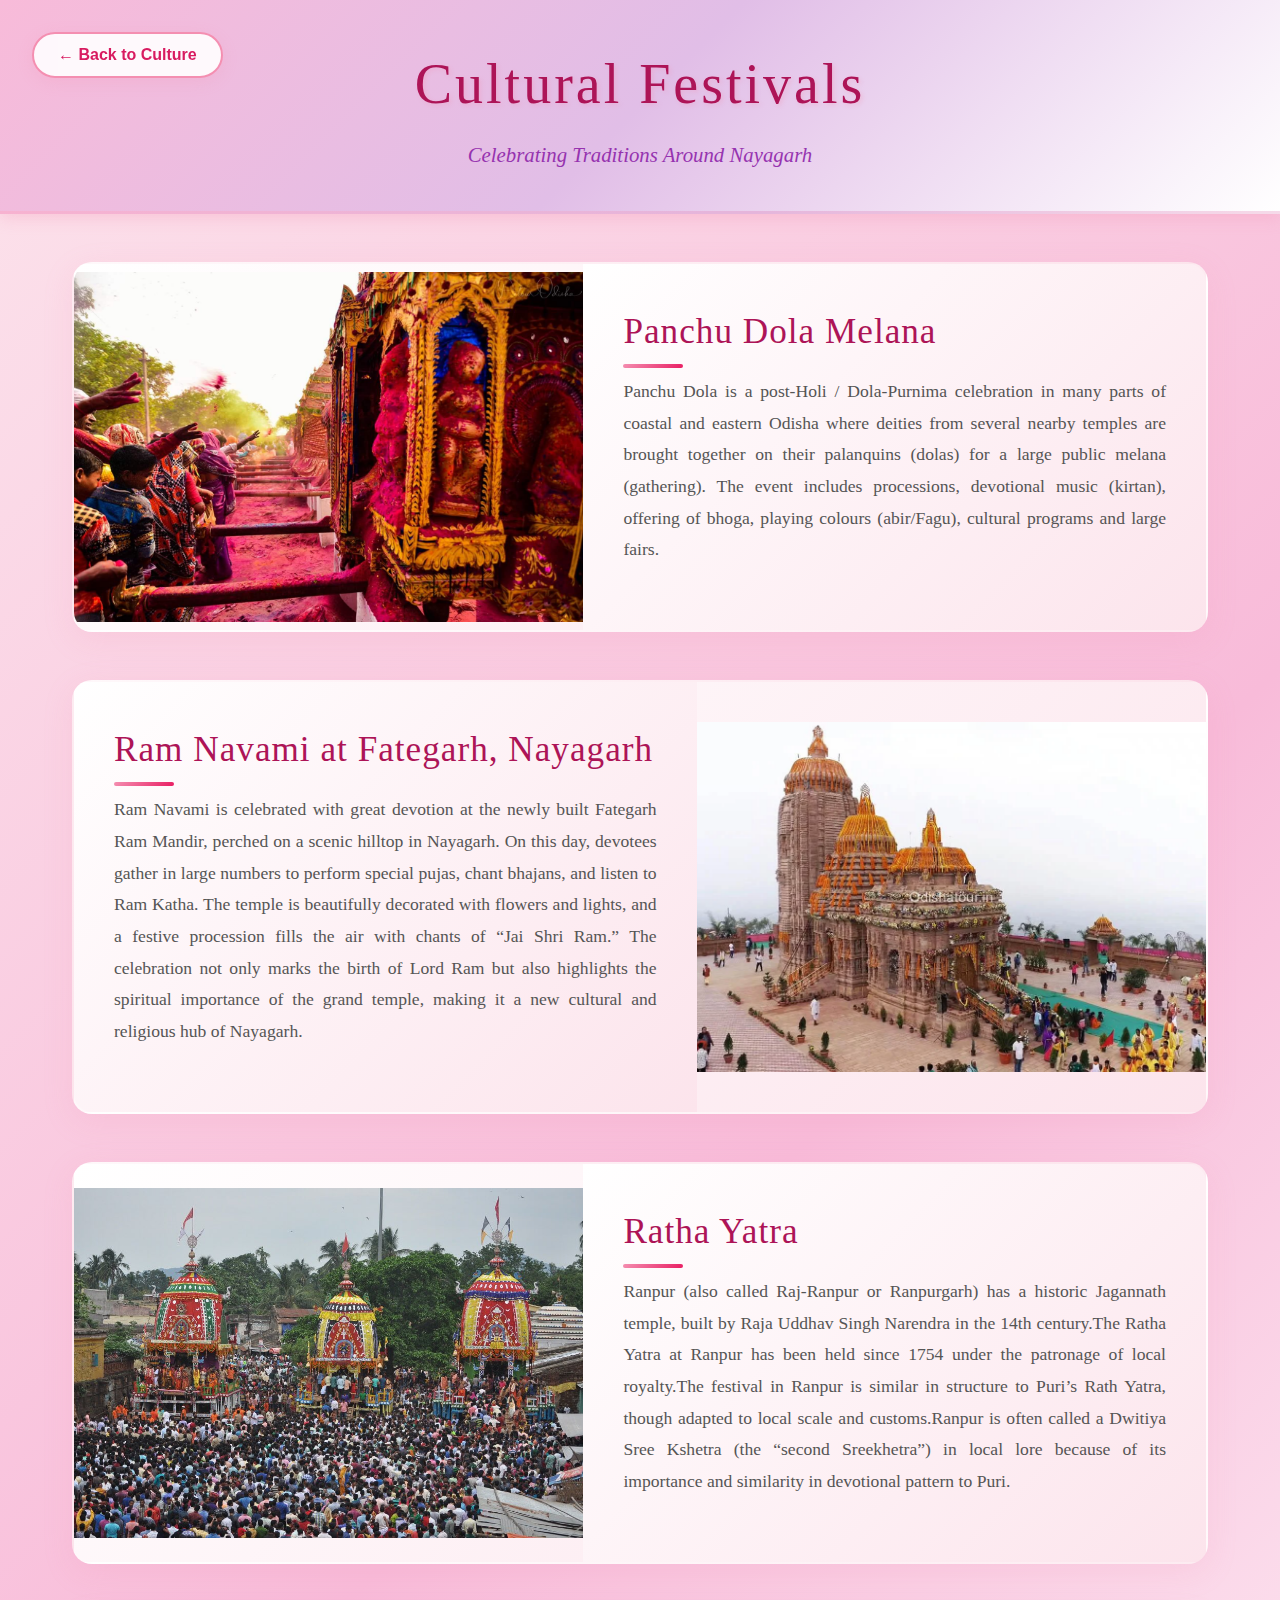
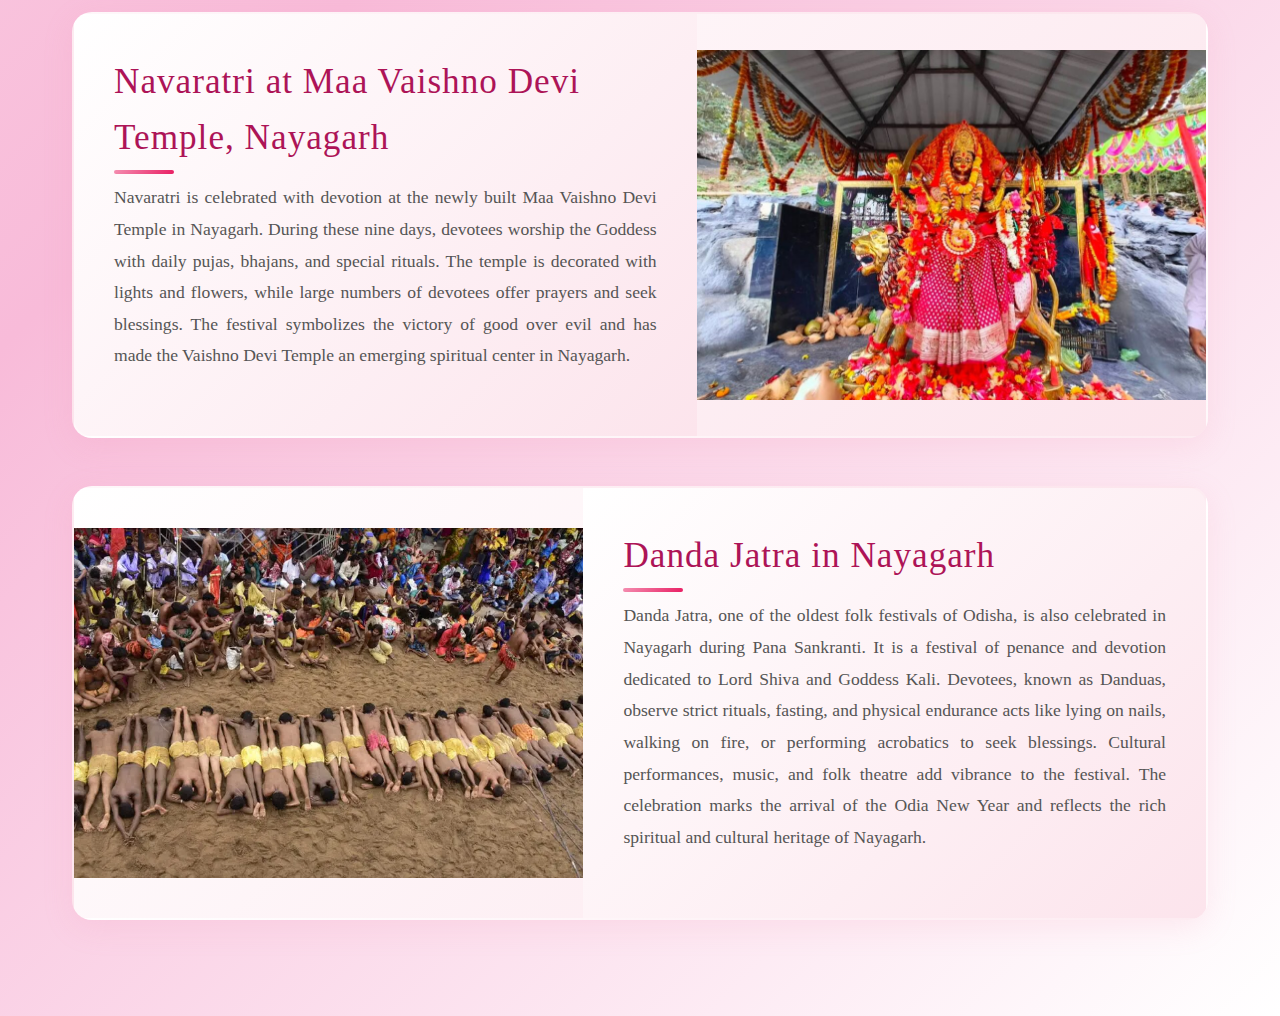
<file: festivals.html>
<!DOCTYPE html>
<html lang="en">
<head>
    <meta charset="UTF-8">
    <meta name="viewport" content="width=device-width, initial-scale=1.0">
    <title>Cultural Festivals</title>
    <link rel="stylesheet" href="festivals.css">
</head>
<body>
    <header>
        <button class="back-button" onclick="goBack()">← Back to Culture</button>
        <h1>Cultural Festivals</h1>
        <p class="subtitle">Celebrating Traditions Around Nayagarh</p>
    </header>

    <main class="container">
        <div class="festival-section" onclick="toggleHover(this)">
            <div class="festival-image">
                <img src="Panchu-Dola.jpeg" alt="Panchu Dola Festival" />
            </div>
            <div class="festival-content">
                <h2>Panchu Dola Melana</h2>
                
                <p class="festival-description">
                    Panchu Dola is a post-Holi / Dola-Purnima celebration in many parts of coastal and eastern Odisha where deities from several nearby temples are brought together on their palanquins (dolas) for a large public melana (gathering). The event includes processions, devotional music (kirtan), offering of bhoga, playing colours (abir/Fagu), cultural programs and large fairs.
                </p>
                
            </div>
        </div>

        <div class="festival-section" onclick="toggleHover(this)">
            <div class="festival-image">
                <img src="fategarh-ram-mandir-nayagarh.webp" alt="Ram mandir" />
            </div>
            <div class="festival-content">
                <h2>Ram Navami at Fategarh, Nayagarh</h2>
                
                <p class="festival-description">
                    Ram Navami is celebrated with great devotion at the newly built Fategarh Ram Mandir, perched on a scenic hilltop in Nayagarh. On this day, devotees gather in large numbers to perform special pujas, chant bhajans, and listen to Ram Katha. The temple is beautifully decorated with flowers and lights, and a festive procession fills the air with chants of “Jai Shri Ram.” The celebration not only marks the birth of Lord Ram but also highlights the spiritual importance of the grand temple, making it a new cultural and religious hub of Nayagarh.
                </p>
                
            </div>
        </div>

        <div class="festival-section" onclick="toggleHover(this)">
            <div class="festival-image">
                <img src="Ranpur-ratha-yatra.jpg" alt="Ratha Yatra" />
            </div>
            <div class="festival-content">
                <h2>Ratha Yatra</h2>
                
                <p class="festival-description">
                    Ranpur (also called Raj-Ranpur or Ranpurgarh) has a historic Jagannath temple, built by Raja Uddhav Singh Narendra in the 14th century.The Ratha Yatra at Ranpur has been held since 1754 under the patronage of local royalty.The festival in Ranpur is similar in structure to Puri’s Rath Yatra, though adapted to local scale and customs.Ranpur is often called a Dwitiya Sree Kshetra (the “second Sreekhetra”) in local lore because of its importance and similarity in devotional pattern to Puri.
                </p>
                
            </div>
        </div>

        <div class="festival-section" onclick="toggleHover(this)">
            <div class="festival-image">
                <img src="Maa-Vaishno-Devi.jpg" alt="Navaratri" />
            </div>
            <div class="festival-content">
                <h2>Navaratri at Maa Vaishno Devi Temple, Nayagarh</h2>
                
                <p class="festival-description">
                    Navaratri is celebrated with devotion at the newly built Maa Vaishno Devi Temple in Nayagarh. During these nine days, devotees worship the Goddess with daily pujas, bhajans, and special rituals. The temple is decorated with lights and flowers, while large numbers of devotees offer prayers and seek blessings. The festival symbolizes the victory of good over evil and has made the Vaishno Devi Temple an emerging spiritual center in Nayagarh.
                </p>
               
            </div>
        </div>

        <div class="festival-section" onclick="toggleHover(this)">
            <div class="festival-image">
                <img src="Danda-jatra-img.webp" alt="Danda Jatra" />
            </div>
            <div class="festival-content">
                <h2>Danda Jatra in Nayagarh</h2>
               
                <p class="festival-description">
                    Danda Jatra, one of the oldest folk festivals of Odisha, is also celebrated in Nayagarh during Pana Sankranti. It is a festival of penance and devotion dedicated to Lord Shiva and Goddess Kali. Devotees, known as Danduas, observe strict rituals, fasting, and physical endurance acts like lying on nails, walking on fire, or performing acrobatics to seek blessings. Cultural performances, music, and folk theatre add vibrance to the festival. The celebration marks the arrival of the Odia New Year and reflects the rich spiritual and cultural heritage of Nayagarh.
                </p>
                
            </div>
        </div>
    </main>

    <script>
        function goBack() {
            window.history.back();
        }

        function toggleHover(element) {
            // Remove active class from all sections
            const allSections = document.querySelectorAll('.festival-section');
            allSections.forEach(section => {
                if (section !== element) {
                    section.classList.remove('active');
                }
            });
            
            // Toggle active class on clicked section
            element.classList.toggle('active');
        }
    </script>
</body>

</html>
</file>
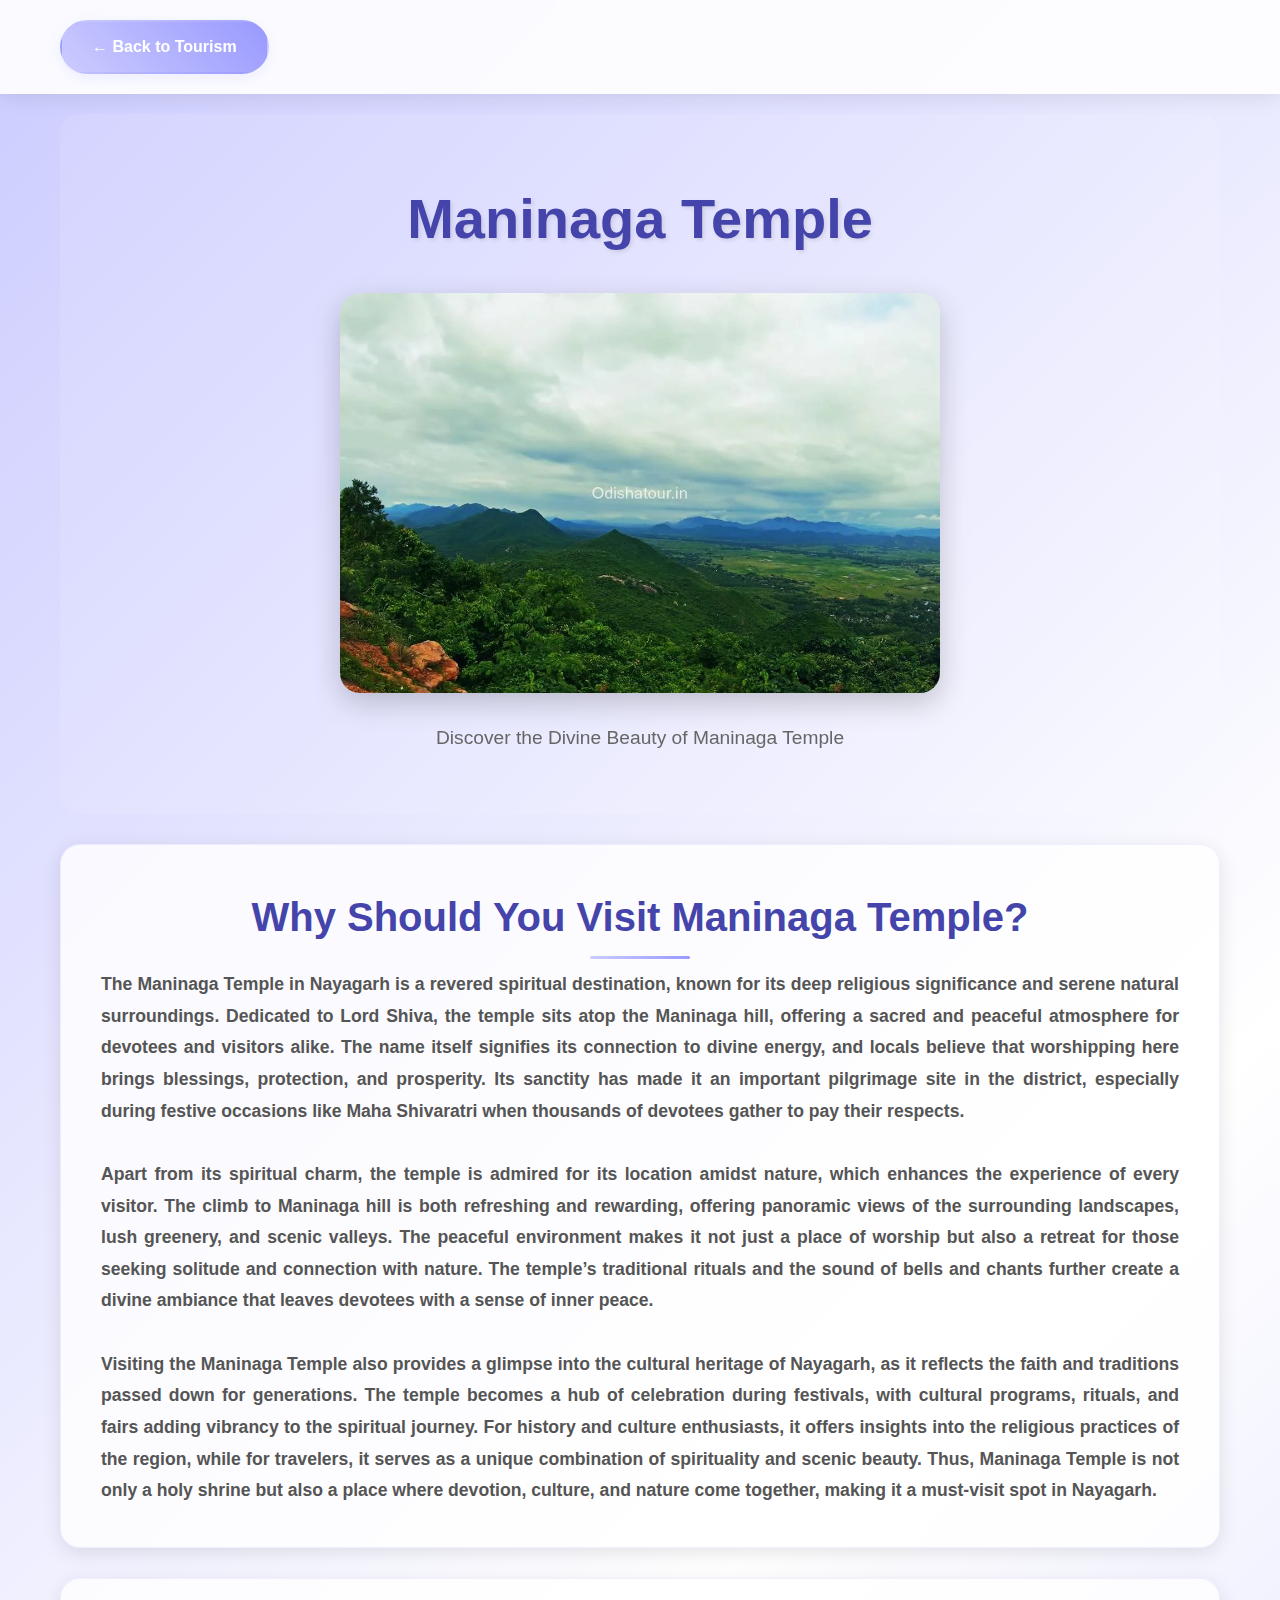
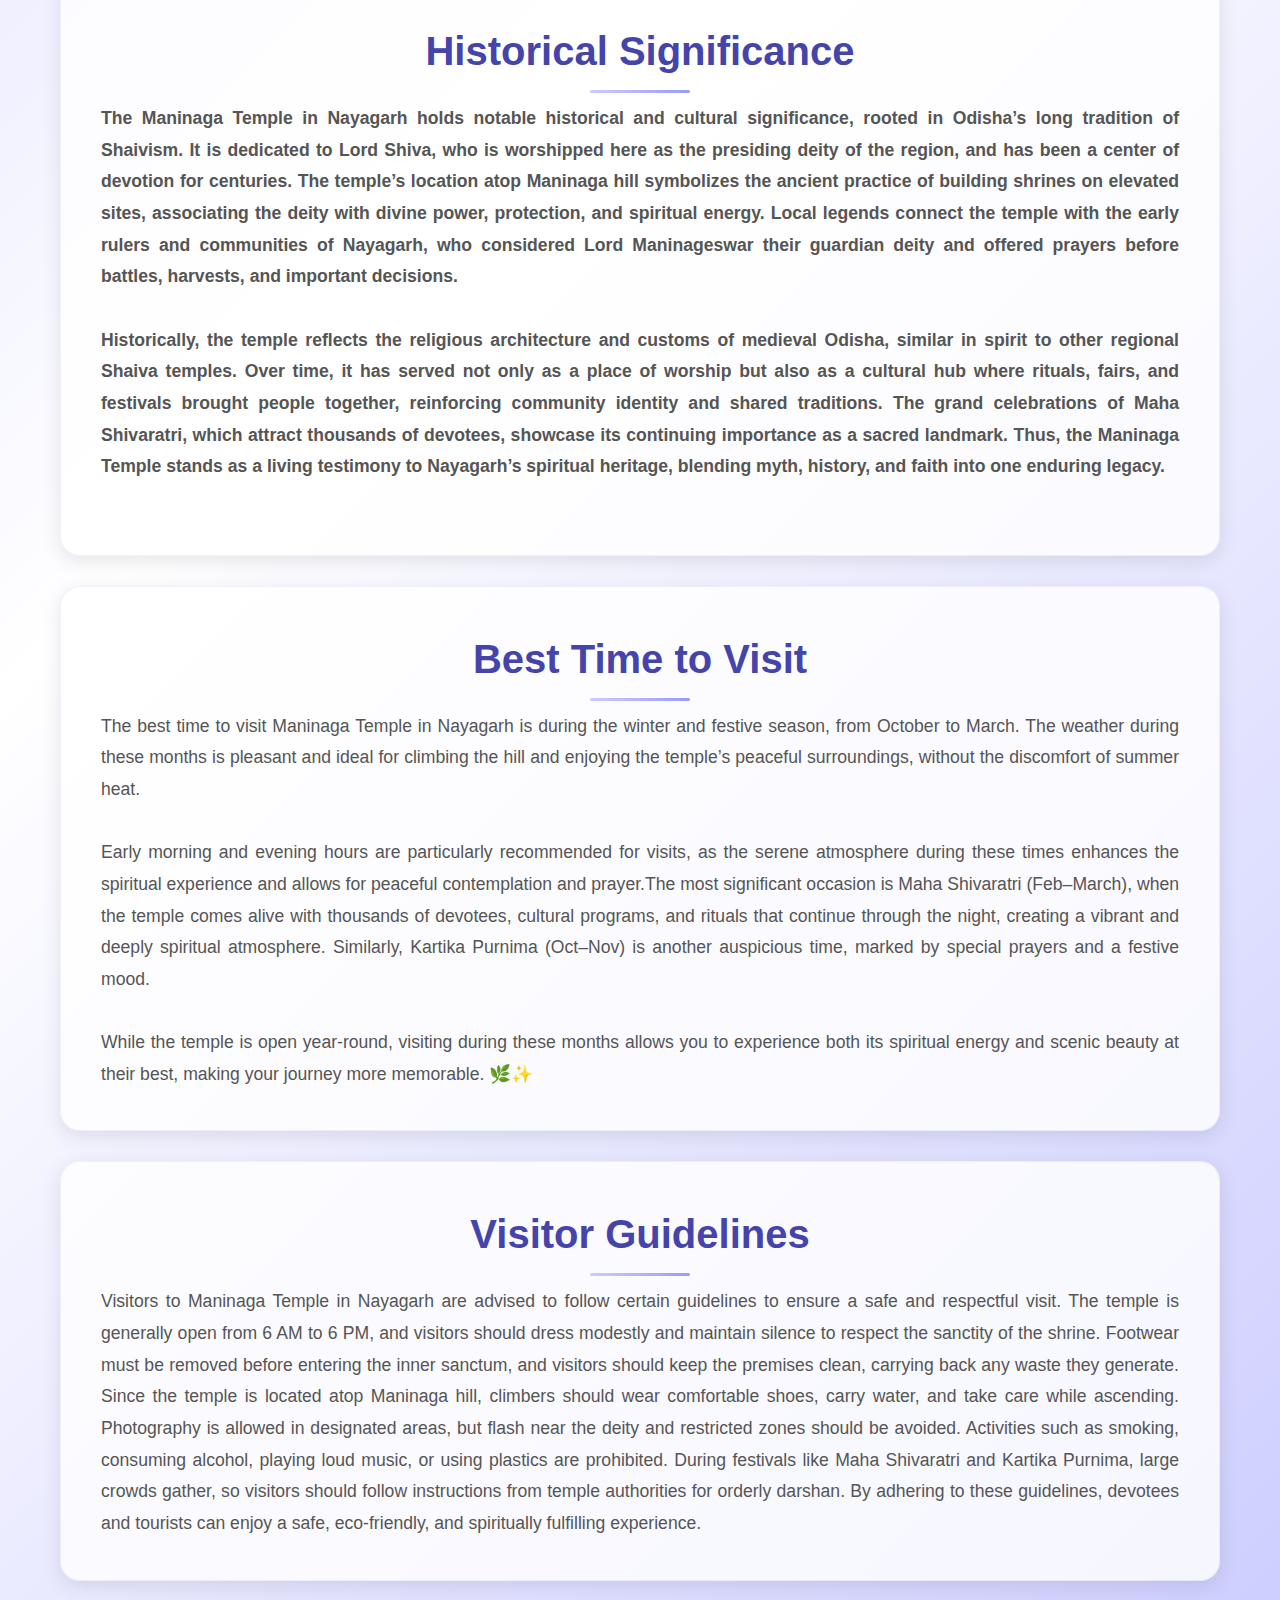
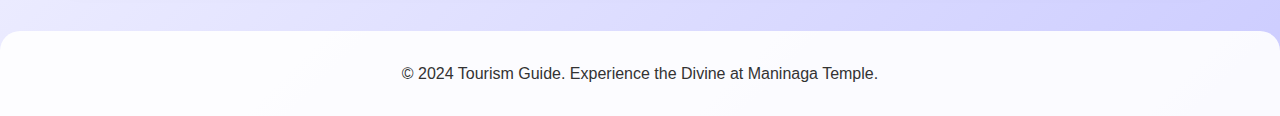
<file: maninaga.html>
<!DOCTYPE html>
<html lang="en">
<head>
    <meta charset="UTF-8">
    <meta name="viewport" content="width=device-width, initial-scale=1.0">
    <title>Maninaga Temple - Tourism Destination</title>
    <style>
        * {
            margin: 0;
            padding: 0;
            box-sizing: border-box;
        }

        body {
            font-family: 'Arial', sans-serif;
            background: linear-gradient(135deg, #ccccff 0%, #ffffff 50%, #ccccff 100%);
            min-height: 100vh;
            line-height: 1.6;
            color: #333;
        }

        /* Header Section */
        .header {
            background: rgba(255, 255, 255, 0.9);
            backdrop-filter: blur(10px);
            padding: 20px 0;
            box-shadow: 0 2px 20px rgba(0, 0, 0, 0.1);
            position: sticky;
            top: 0;
            z-index: 100;
        }

        .container {
            max-width: 1200px;
            margin: 0 auto;
            padding: 0 20px;
        }

        .back-button {
            display: inline-block;
            background: linear-gradient(45deg, #ccccff, #9999ff);
            color: white;
            padding: 12px 30px;
            text-decoration: none;
            border-radius: 50px;
            font-weight: bold;
            font-size: 16px;
            transition: all 0.3s ease;
            box-shadow: 0 4px 15px rgba(204, 204, 255, 0.3);
            border: 2px solid transparent;
        }

        .back-button:hover {
            background: linear-gradient(45deg, #9999ff, #6666ff);
            transform: translateY(-3px);
            box-shadow: 0 8px 25px rgba(204, 204, 255, 0.5);
            border-color: #6666ff;
        }

        /* Hero Section */
        .hero {
            text-align: center;
            padding: 60px 0;
            background: rgba(255, 255, 255, 0.1);
            margin: 20px 0;
            border-radius: 20px;
            backdrop-filter: blur(5px);
            transition: all 0.3s ease;
        }

        .hero:hover {
            background: rgba(255, 255, 255, 0.2);
            transform: translateY(-5px);
            box-shadow: 0 10px 30px rgba(0, 0, 0, 0.1);
        }

        .hero h1 {
            font-size: 3.5rem;
            color: #4444aa;
            margin-bottom: 20px;
            text-shadow: 2px 2px 4px rgba(0, 0, 0, 0.1);
            transition: all 0.3s ease;
        }

        .hero h1:hover {
            color: #6666cc;
            transform: scale(1.05);
        }

        .hero-image {
            width: 100%;
            max-width: 600px;
            height: 400px;
            object-fit: cover;
            border-radius: 20px;
            margin: 30px auto;
            display: block;
            box-shadow: 0 10px 30px rgba(0, 0, 0, 0.2);
            transition: all 0.3s ease;
        }

        .hero-image:hover {
            transform: scale(1.02);
            box-shadow: 0 15px 40px rgba(0, 0, 0, 0.3);
        }

        /* Content Sections */
        .content-section {
            background: rgba(255, 255, 255, 0.8);
            margin: 30px 0;
            padding: 40px;
            border-radius: 20px;
            box-shadow: 0 5px 20px rgba(0, 0, 0, 0.1);
            transition: all 0.3s ease;
            border: 1px solid rgba(204, 204, 255, 0.3);
        }

        .content-section:hover {
            background: rgba(255, 255, 255, 0.95);
            transform: translateY(-5px);
            box-shadow: 0 10px 30px rgba(0, 0, 0, 0.15);
            border-color: #ccccff;
        }

        .section-title {
            font-size: 2.5rem;
            color: #4444aa;
            margin-bottom: 20px;
            text-align: center;
            position: relative;
            transition: all 0.3s ease;
        }

        .section-title:hover {
            color: #6666cc;
            transform: scale(1.02);
        }

        .section-title::after {
            content: '';
            position: absolute;
            bottom: -10px;
            left: 50%;
            transform: translateX(-50%);
            width: 100px;
            height: 3px;
            background: linear-gradient(45deg, #ccccff, #9999ff);
            border-radius: 2px;
            transition: all 0.3s ease;
        }

        .section-title:hover::after {
            width: 150px;
        }

        .section-content {
            font-size: 1.1rem;
            line-height: 1.8;
            color: #555;
            text-align: justify;
            transition: all 0.3s ease;
        }

        .section-content:hover {
            color: #333;
        }

        /* Highlights Section */
        .highlights {
            display: grid;
            grid-template-columns: repeat(auto-fit, minmax(300px, 1fr));
            gap: 30px;
            margin: 40px 0;
        }

        .highlight-card {
            background: rgba(255, 255, 255, 0.9);
            padding: 30px;
            border-radius: 15px;
            text-align: center;
            box-shadow: 0 5px 15px rgba(0, 0, 0, 0.1);
            transition: all 0.3s ease;
            border: 2px solid transparent;
        }

        .highlight-card:hover {
            background: rgba(255, 255, 255, 1);
            transform: translateY(-8px);
            box-shadow: 0 15px 35px rgba(0, 0, 0, 0.2);
            border-color: #ccccff;
        }

        .highlight-icon {
            font-size: 3rem;
            color: #ccccff;
            margin-bottom: 15px;
            transition: all 0.3s ease;
        }

        .highlight-card:hover .highlight-icon {
            color: #9999ff;
            transform: scale(1.1);
        }

        .highlight-title {
            font-size: 1.5rem;
            color: #4444aa;
            margin-bottom: 15px;
            transition: all 0.3s ease;
        }

        .highlight-card:hover .highlight-title {
            color: #6666cc;
        }

        /* Footer */
        .footer {
            background: rgba(255, 255, 255, 0.9);
            text-align: center;
            padding: 30px 0;
            margin-top: 50px;
            border-radius: 20px 20px 0 0;
            transition: all 0.3s ease;
        }

        .footer:hover {
            background: rgba(255, 255, 255, 1);
        }

        /* Responsive Design */
        @media (max-width: 768px) {
            .hero h1 {
                font-size: 2.5rem;
            }
            
            .section-title {
                font-size: 2rem;
            }
            
            .content-section {
                padding: 25px;
                margin: 20px 0;
            }
            
            .hero-image {
                height: 300px;
            }
        }

        /* Smooth scrolling */
        html {
            scroll-behavior: smooth;
        }

        /* Animation for page load */
        @keyframes fadeInUp {
            from {
                opacity: 0;
                transform: translateY(30px);
            }
            to {
                opacity: 1;
                transform: translateY(0);
            }
        }

        .content-section {
            animation: fadeInUp 0.6s ease-out;
        }

        .hero {
            animation: fadeInUp 0.8s ease-out;
        }
    </style>
</head>
<body>
    <!-- Header -->
    <div class="header">
        <div class="container">
            <a href="index.html#tourism" class="back-button">← Back to Tourism</a>
        </div>
    </div>

    <!-- Main Content -->
    <div class="container">
        <!-- Hero Section -->
        <div class="hero">
            <h1>Maninaga Temple</h1>
            <img src="maninaga2.webp" alt="Maninaga Temple" class="hero-image">
            <p style="font-size: 1.2rem; color: #666; margin-top: 20px;">Discover the Divine Beauty of Maninaga Temple</p>
        </div>

        <!-- Why Visit Section -->
        <div class="content-section">
            <h2 class="section-title">Why Should You Visit Maninaga Temple?</h2>
            <div class="section-content">
               <p><b>
                The Maninaga Temple in Nayagarh is a revered spiritual destination, known for its deep religious significance and serene natural surroundings. Dedicated to Lord Shiva, the temple sits atop the Maninaga hill, offering a sacred and peaceful atmosphere for devotees and visitors alike. The name itself signifies its connection to divine energy, and locals believe that worshipping here brings blessings, protection, and prosperity. Its sanctity has made it an important pilgrimage site in the district, especially during festive occasions like Maha Shivaratri when thousands of devotees gather to pay their respects.
               </b></p><br>
               <p><b>
                Apart from its spiritual charm, the temple is admired for its location amidst nature, which enhances the experience of every visitor. The climb to Maninaga hill is both refreshing and rewarding, offering panoramic views of the surrounding landscapes, lush greenery, and scenic valleys. The peaceful environment makes it not just a place of worship but also a retreat for those seeking solitude and connection with nature. The temple’s traditional rituals and the sound of bells and chants further create a divine ambiance that leaves devotees with a sense of inner peace.
               </b></p><br>
               <p><b>
                Visiting the Maninaga Temple also provides a glimpse into the cultural heritage of Nayagarh, as it reflects the faith and traditions passed down for generations. The temple becomes a hub of celebration during festivals, with cultural programs, rituals, and fairs adding vibrancy to the spiritual journey. For history and culture enthusiasts, it offers insights into the religious practices of the region, while for travelers, it serves as a unique combination of spirituality and scenic beauty. Thus, Maninaga Temple is not only a holy shrine but also a place where devotion, culture, and nature come together, making it a must-visit spot in Nayagarh.
               </b></p>
            </div>
        </div>

       

        <!-- History Section -->
        <div class="content-section">
            <h2 class="section-title">Historical Significance</h2>
            <div class="section-content">
                <p><b>
                    The Maninaga Temple in Nayagarh holds notable historical and cultural significance, rooted in Odisha’s long tradition of Shaivism. It is dedicated to Lord Shiva, who is worshipped here as the presiding deity of the region, and has been a center of devotion for centuries. The temple’s location atop Maninaga hill symbolizes the ancient practice of building shrines on elevated sites, associating the deity with divine power, protection, and spiritual energy. Local legends connect the temple with the early rulers and communities of Nayagarh, who considered Lord Maninageswar their guardian deity and offered prayers before battles, harvests, and important decisions.
                </b></p><br>
                <p><b>
                    Historically, the temple reflects the religious architecture and customs of medieval Odisha, similar in spirit to other regional Shaiva temples. Over time, it has served not only as a place of worship but also as a cultural hub where rituals, fairs, and festivals brought people together, reinforcing community identity and shared traditions. The grand celebrations of Maha Shivaratri, which attract thousands of devotees, showcase its continuing importance as a sacred landmark. Thus, the Maninaga Temple stands as a living testimony to Nayagarh’s spiritual heritage, blending myth, history, and faith into one enduring legacy.
                </b></p><br>
            </div>
        </div>

        <!-- Best Time to Visit -->
        <div class="content-section">
            <h2 class="section-title">Best Time to Visit</h2>
            <div class="section-content">
                <p>The best time to visit Maninaga Temple in Nayagarh is during the winter and festive season, from October to March. The weather during these months is pleasant and ideal for climbing the hill and enjoying the temple’s peaceful surroundings, without the discomfort of summer heat.</p><br>
                
                <p>Early morning and evening hours are particularly recommended for visits, as the serene atmosphere during these times enhances the spiritual experience and allows for peaceful contemplation and prayer.The most significant occasion is Maha Shivaratri (Feb–March), when the temple comes alive with thousands of devotees, cultural programs, and rituals that continue through the night, creating a vibrant and deeply spiritual atmosphere. Similarly, Kartika Purnima (Oct–Nov) is another auspicious time, marked by special prayers and a festive mood.</p><br>

                <p>
                    While the temple is open year-round, visiting during these months allows you to experience both its spiritual energy and scenic beauty at their best, making your journey more memorable. 🌿✨
                </p>
            </div>
        </div>

        <!-- Visitor Guidelines -->
        <div class="content-section">
            <h2 class="section-title">Visitor Guidelines</h2>
            <div class="section-content">
                <p>
                    Visitors to Maninaga Temple in Nayagarh are advised to follow certain guidelines to ensure a safe and respectful visit. The temple is generally open from 6 AM to 6 PM, and visitors should dress modestly and maintain silence to respect the sanctity of the shrine. Footwear must be removed before entering the inner sanctum, and visitors should keep the premises clean, carrying back any waste they generate. Since the temple is located atop Maninaga hill, climbers should wear comfortable shoes, carry water, and take care while ascending. Photography is allowed in designated areas, but flash near the deity and restricted zones should be avoided. Activities such as smoking, consuming alcohol, playing loud music, or using plastics are prohibited. During festivals like Maha Shivaratri and Kartika Purnima, large crowds gather, so visitors should follow instructions from temple authorities for orderly darshan. By adhering to these guidelines, devotees and tourists can enjoy a safe, eco-friendly, and spiritually fulfilling experience.
                </p>
            </div>
        </div>
    </div>

    <!-- Footer -->
    <div class="footer">
        <div class="container">
            <p>&copy; 2024 Tourism Guide. Experience the Divine at Maninaga Temple.</p>
        </div>
    </div>

    <script>
        // Smooth scroll for back button
        document.querySelector('.back-button').addEventListener('click', function(e) {
            e.preventDefault();
            // This would typically scroll to the tourism section on the main page
            // For now, it will just show an alert or you can modify to redirect
            window.history.back();
        });

        // Add some interactive effects
        document.addEventListener('DOMContentLoaded', function() {
            // Add parallax effect to hero image
            window.addEventListener('scroll', function() {
                const scrolled = window.pageYOffset;
                const heroImage = document.querySelector('.hero-image');
                if (heroImage) {
                    heroImage.style.transform = `translateY(${scrolled * 0.1}px)`;
                }
            });
        });
    </script>
</body>

</html>
</file>
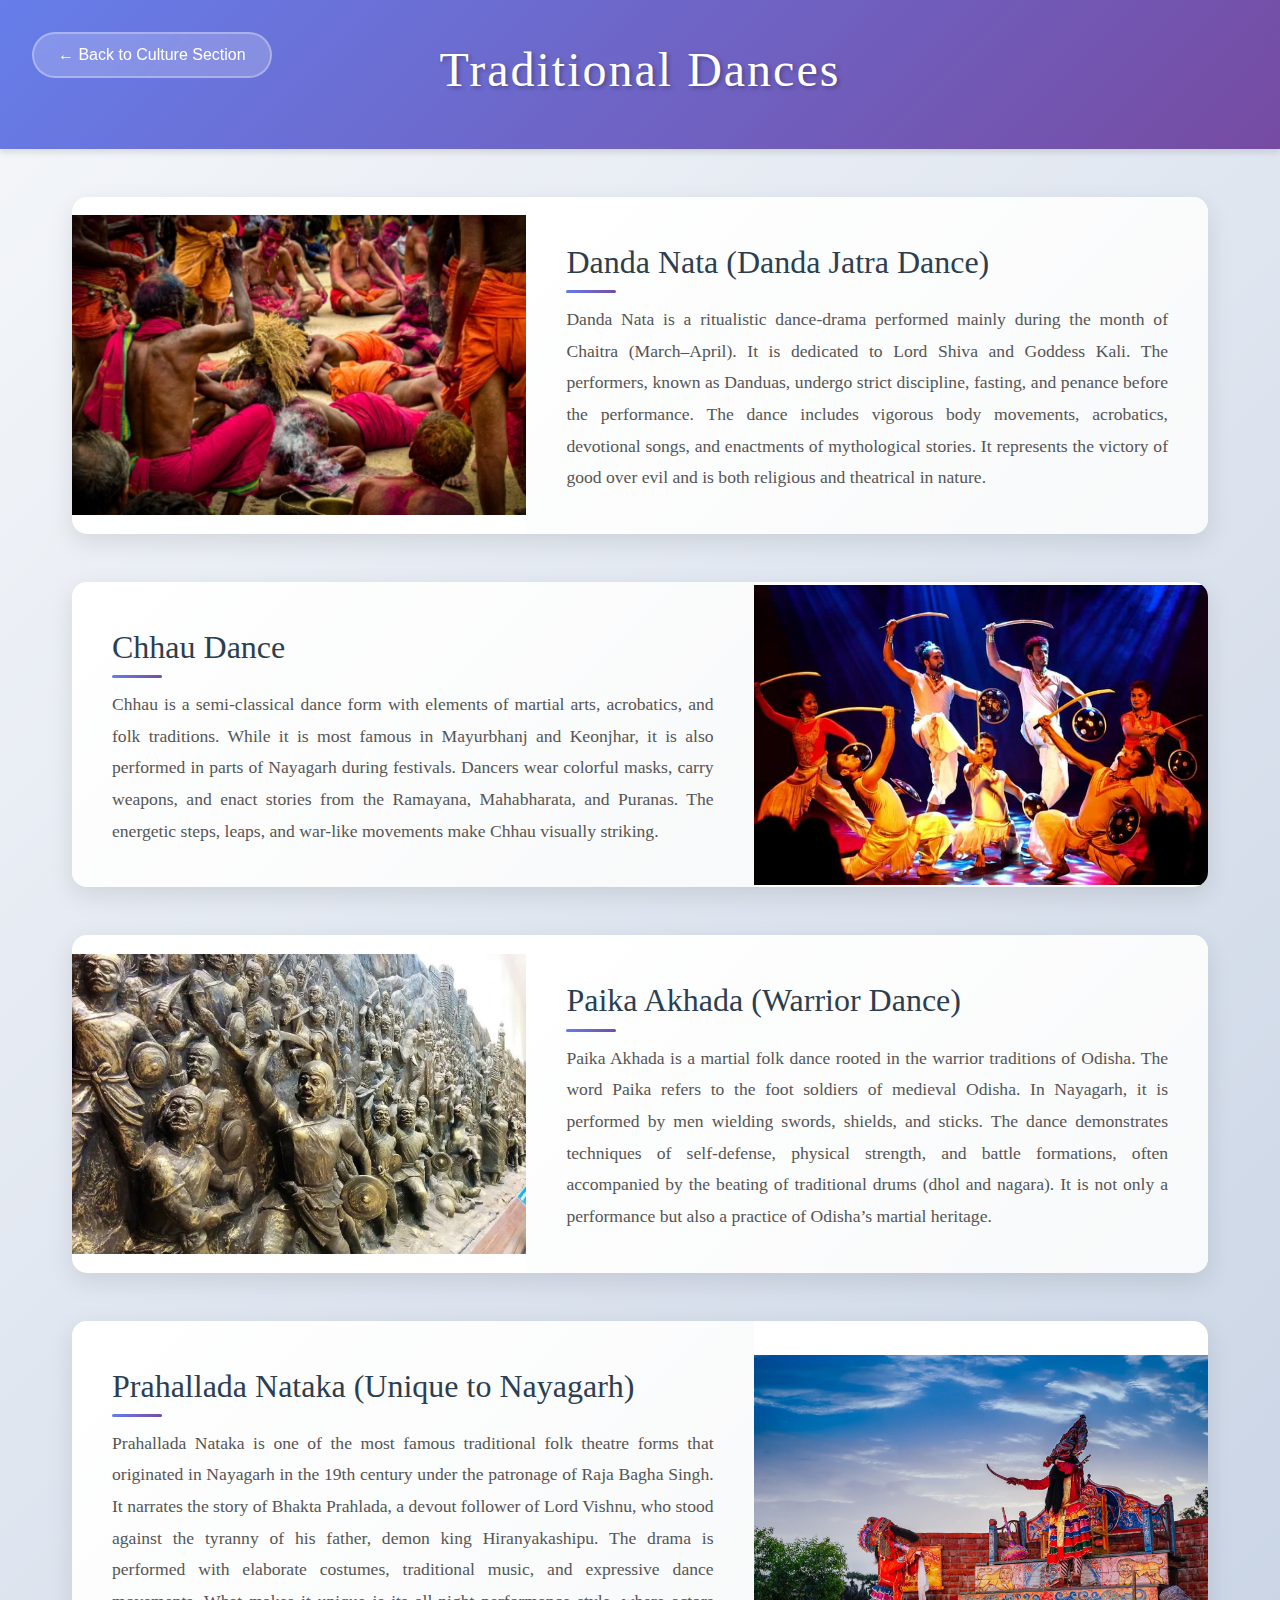
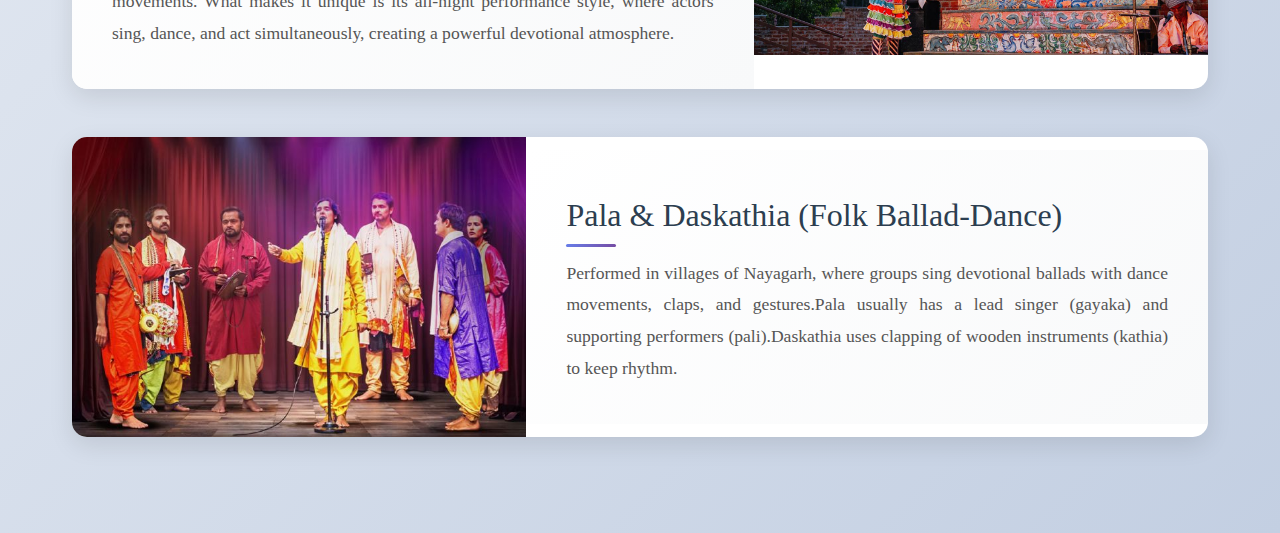
<file: traditional.html>
<!DOCTYPE html>
<html lang="en">
<head>
    <meta charset="UTF-8">
    <meta name="viewport" content="width=device-width, initial-scale=1.0">
    <title>Traditional Dances</title>
    <link rel="stylesheet" href="traditional.css">
</head>
<body>
    <header>
        <button class="back-button" onclick="goBack()">← Back to Culture Section</button>
        <h1>Traditional Dances</h1>
    </header>

    <main class="container">
        <div class="dance-card">
            <img src="DandaJatra.jpg" alt="Danda Nacha" class="dance-image">
            <div class="dance-content">
                <h2>Danda Nata (Danda Jatra Dance)</h2>
                <p>Danda Nata is a ritualistic dance-drama performed mainly during the month of Chaitra (March–April). It is dedicated to Lord Shiva and Goddess Kali. The performers, known as Danduas, undergo strict discipline, fasting, and penance before the performance. The dance includes vigorous body movements, acrobatics, devotional songs, and enactments of mythological stories. It represents the victory of good over evil and is both religious and theatrical in nature.</p>
            </div>
        </div>

        <div class="dance-card">
            <img src="chhau-web-2.jpg" alt="Chhau Dance" class="dance-image">
            <div class="dance-content">
                <h2>Chhau Dance</h2>
                <p>Chhau is a semi-classical dance form with elements of martial arts, acrobatics, and folk traditions. While it is most famous in Mayurbhanj and Keonjhar, it is also performed in parts of Nayagarh during festivals. Dancers wear colorful masks, carry weapons, and enact stories from the Ramayana, Mahabharata, and Puranas. The energetic steps, leaps, and war-like movements make Chhau visually striking.</p>
            </div>
        </div>

        <div class="dance-card">
            <img src="paika-rebellion.webp" alt="Paika Akhada" class="dance-image">
            <div class="dance-content">
                <h2>Paika Akhada (Warrior Dance)</h2>
                <p>Paika Akhada is a martial folk dance rooted in the warrior traditions of Odisha. The word Paika refers to the foot soldiers of medieval Odisha. In Nayagarh, it is performed by men wielding swords, shields, and sticks. The dance demonstrates techniques of self-defense, physical strength, and battle formations, often accompanied by the beating of traditional drums (dhol and nagara). It is not only a performance but also a practice of Odisha’s martial heritage.</p>
            </div>
        </div>

        <div class="dance-card">
            <img src="prahlada-nataka-2l.jpg" alt="Prahallada Nataka" class="dance-image">
            <div class="dance-content">
                <h2>Prahallada Nataka (Unique to Nayagarh)</h2>
                <p>Prahallada Nataka is one of the most famous traditional folk theatre forms that originated in Nayagarh in the 19th century under the patronage of Raja Bagha Singh. It narrates the story of Bhakta Prahlada, a devout follower of Lord Vishnu, who stood against the tyranny of his father, demon king Hiranyakashipu. The drama is performed with elaborate costumes, traditional music, and expressive dance movements. What makes it unique is its all-night performance style, where actors sing, dance, and act simultaneously, creating a powerful devotional atmosphere.</p>
            </div>
        </div>

        <div class="dance-card">
            <img src="Pala-and-Daskathia.jpg" alt="Pala Daskathia" class="dance-image">
            <div class="dance-content">
                <h2>Pala & Daskathia (Folk Ballad-Dance)</h2>
                <p>Performed in villages of Nayagarh, where groups sing devotional ballads with dance movements, claps, and gestures.Pala usually has a lead singer (gayaka) and supporting performers (pali).Daskathia uses clapping of wooden instruments (kathia) to keep rhythm.</p>
            </div>
        </div>

    
    </main>

    <script>
        function goBack() {
            // You can customize this function to navigate to your culture section
            // For now, it will go back in browser history
            window.history.back();
        }
    </script>
</body>

</html>
</file>
<file: style.css>
* {
  margin: 0;
  padding: 0;
  box-sizing: border-box;
}

body {
  font-family: "Sitka Small", serif; /* Changed from 'Brush Script MT', cursive to 'Sitka Small', serif */
  background-color: rgb(1, 1, 59);
  color: white;
  line-height: 1.6;
}

/* Navigation Styles */
.navbar {
  background-color: rgba(0, 0, 0, 0.3);
  padding: 1rem 0;
  position: fixed;
  width: 100%;
  top: 0;
  z-index: 1000;
  backdrop-filter: blur(10px);
  box-shadow: 20px 2px 10px rgba(254, 1, 1, 0.5);
}

.nav-container {
  max-width: 1200px;
  margin: 0 auto;
  display: flex;
  justify-content: space-between;
  align-items: center;
  padding: 0 2rem;
}

.logo {
  font-size: 1.8rem;
  font-weight: bold;
  color: #fff;
}

.nav-menu {
  display: flex;
  list-style: none;
  gap: 2rem;
}

.nav-link {
  color: white;
  text-decoration: none;
  padding: 0.5rem 1rem;
  border-radius: 5px;
  transition: all 0.3s ease;
  position: relative;
}

.nav-link:hover {
  background-color: rgba(255, 255, 255, 0.2);
  transform: translateY(-2px);
  box-shadow: 0 4px 8px rgba(0, 0, 0, 0.3);
}

.nav-link::after {
  content: "";
  position: absolute;
  width: 0;
  height: 2px;
  bottom: 0;
  left: 50%;
  background-color: #fff;
  transition: all 0.3s ease;
}

.nav-link:hover::after {
  width: 100%;
  left: 0;
}

/* Hero Section */
/* .hero {
             height: 100vh;
            display: flex;
            flex-direction: column;
            justify-content: center;
            align-items: center;
            text-align: center;
            color: white;
            position: relative;
            overflow: hidden;
                } */
.hero-container {
  height: 100vh;
  display: flex;
  flex-direction: column;
  justify-content: center;
  align-items: center;
  text-align: center;
  color: white;
  position: relative;
  overflow: hidden;
  width: 100%;
}


.vdo{
    width: 1000px;
}
.hero-video {
  display: flex;
  justify-content: center;
  align-items: center;
  position: absolute;
  top: 0;
  left: 10;
  height: 800px;
  z-index: -2;
  width: 100vh;
  object-fit: cover;
  box-shadow: 0 10px 30px rgba(0, 0, 0, 0.5);
}

.hero-text h1 {
  font-size: 3rem;
  margin-bottom: 1rem;
  background: linear-gradient(45deg, #fff, #ccc);
  -webkit-background-clip: text;
  -webkit-text-fill-color: transparent;
  background-clip: text;
}

.hero-text p {
  font-size: 1.2rem;
  margin-bottom: 2rem;
  opacity: 0.9;
}

/* Section Styles */
.section {
  padding: 5rem 2rem;
  max-width: 1200px;
  margin: 0 auto;
}

.section-title {
  font-size: 2.5rem;
  text-align: center;
  margin-bottom: 3rem;
  position: relative;
}

.section-title::after {
  content: "";
  position: absolute;
  width: 100px;
  height: 3px;
  background: linear-gradient(45deg, #fff, #ccc);
  bottom: -10px;
  left: 50%;
  transform: translateX(-50%);
}

/* History Section */
.history-content {
  background: rgba(255, 255, 255, 0.1);
  padding: 2rem;
  border-radius: 15px;
  backdrop-filter: blur(10px);
}

.history-text {
  font-size: 1.1rem;
  line-height: 1.8;
  text-align: justify;
}

/* Culture Section */
.culture-grid {
  display: grid;
  grid-template-columns: repeat(auto-fit, minmax(300px, 1fr));
  gap: 2rem;
  margin-top: 2rem;
}

.culture-item {
  background: rgba(255, 255, 255, 0.1);
  padding: 1.5rem;
  border-radius: 15px;
  text-align: center;
  transition: transform 0.3s ease;
}

.culture-item:hover {
  transform: translateY(-10px);
  box-shadow: 50px 20px 30px rgba(252, 2, 2, 0.3);
}

.culture-item img {
  width: 100%;
  height: 200px;
  object-fit: cover;
  border-radius: 10px;
  margin-bottom: 1rem;
}

/* Education Section */
.education-content {
  display: grid;
  grid-template-columns: 1fr 1fr;
  gap: 3rem;
  align-items: center;
}

.education-text {
  font-size: 1.1rem;
  line-height: 1.8;
}

.education-image img {
  width: 100%;
  height: 300px;
  object-fit: cover;
  border-radius: 15px;
}

/* Tourism Section */
.tourism-grid {
  display: grid;
  grid-template-columns: repeat(auto-fit, minmax(350px, 1fr));
  gap: 2rem;
  margin-top: 2rem;
}

.tourism-card {
  background: rgba(255, 255, 255, 0.1);
  border-radius: 15px;
  overflow: hidden;
  transition: transform 0.3s ease;
}

.tourism-card:hover {
  transform: scale(1.05);
}

.tourism-card img {
  width: 100%;
  height: 250px;
  object-fit: cover;
}

.tourism-card-content {
  padding: 1.5rem;
}

/* Contact Section */
.contact-content {
  background: rgba(255, 255, 255, 0.1);
  padding: 3rem;
  border-radius: 15px;
  text-align: center;
}

.contact-info {
  display: grid;
  grid-template-columns: repeat(auto-fit, minmax(250px, 1fr));
  gap: 2rem;
  margin-top: 2rem;
}

.contact-item {
  padding: 1rem;
}

.contact-item h3 {
  margin-bottom: 0.5rem;
  color: #fff;
}

/* Responsive Design */
@media (max-width: 768px) {
  .nav-menu {
    flex-direction: column;
    gap: 1rem;
  }

  .hero-container {
    grid-template-columns: 1fr;
    text-align: center;
  }

  .hero-text h1 {
    font-size: 2rem;
  }

  .education-content {
    grid-template-columns: 1fr;
  }

  .section-title {
    font-size: 2rem;
  }
}
</file>
<file: cuisine.css>
* {
    margin: 0;
    padding: 0;
    box-sizing: border-box;
}

body {
    font-family: 'Georgia', serif;
    line-height: 1.6;
    color: #444;
    background: linear-gradient(135deg, #fce4ec 0%, #f8bbd9 50%, #ffffff 100%);
    min-height: 100vh;
}

header {
    background: linear-gradient(135deg, #f8bbd9 0%, #e1bee7 50%, #ffffff 100%);
    color: #6d4c7d;
    padding: 2.5rem 0;
    text-align: center;
    position: relative;
    box-shadow: 0 4px 15px rgba(244, 143, 177, 0.3);
    border-bottom: 3px solid rgba(244, 143, 177, 0.2);
}

.back-button {
    position: absolute;
    top: 2rem;
    left: 2rem;
    background: rgba(255, 255, 255, 0.9);
    color: #d81b60;
    border: 2px solid #f48fb1;
    padding: 0.75rem 1.5rem;
    border-radius: 30px;
    cursor: pointer;
    font-size: 1rem;
    font-weight: 600;
    transition: all 0.3s ease;
    backdrop-filter: blur(10px);
    box-shadow: 0 4px 15px rgba(244, 143, 177, 0.2);
}

.back-button:hover {
    background: #f48fb1;
    color: white;
    transform: translateY(-3px);
    box-shadow: 0 8px 25px rgba(244, 143, 177, 0.4);
}

h1 {
    font-size: 3.5rem;
    margin-bottom: 0.5rem;
    text-shadow: 2px 2px 4px rgba(244, 143, 177, 0.3);
    font-weight: 300;
    letter-spacing: 3px;
    color: #ad1457;
}

.subtitle {
    font-size: 1.3rem;
    color: #8e24aa;
    font-style: italic;
    opacity: 0.9;
}

.container {
    max-width: 1200px;
    margin: 0 auto;
    padding: 3rem 2rem;
}

.cuisine-section {
    background: linear-gradient(135deg, #ffffff 0%, #fce4ec 100%);
    border-radius: 20px;
    box-shadow: 0 8px 30px rgba(244, 143, 177, 0.15);
    margin-bottom: 3rem;
    overflow: hidden;
    transition: all 0.4s ease;
    position: relative;
    cursor: pointer;
    border: 2px solid transparent;
}

.cuisine-section:hover {
    transform: translateY(-8px) scale(1.02);
    box-shadow: 0 20px 40px rgba(244, 143, 177, 0.25);
    border-color: #f48fb1;
}

.cuisine-section.active {
    transform: translateY(-10px) scale(1.03);
    box-shadow: 0 25px 50px rgba(244, 143, 177, 0.35);
    border-color: #e91e63;
    background: linear-gradient(135deg, #fff0f3 0%, #fce4ec 100%);
}

.cuisine-section.active::before {
    content: '';
    position: absolute;
    top: 0;
    left: 0;
    right: 0;
    bottom: 0;
    background: linear-gradient(45deg, rgba(244, 143, 177, 0.1) 0%, rgba(233, 30, 99, 0.1) 100%);
    pointer-events: none;
    z-index: 1;
}

.cuisine-section {
    display: flex;
    align-items: center;
    min-height: 350px;
}

.cuisine-section:nth-child(even) {
    flex-direction: row-reverse;
}

.cuisine-image {
    width: 45%;
    height: 350px;
    overflow: hidden;
    position: relative;
}

.cuisine-image img {
    width: 100%;
    height: 100%;
    object-fit: cover;
    transition: transform 0.4s ease;
    border-radius: 0;
}

.cuisine-section:hover .cuisine-image img,
.cuisine-section.active .cuisine-image img {
    transform: scale(1.1);
}

.cuisine-content {
    padding: 2.5rem;
    flex: 1;
    background: linear-gradient(135deg, #ffffff 0%, #fce4ec 100%);
    position: relative;
    z-index: 2;
}

.cuisine-content h2 {
    font-size: 2.2rem;
    color: #ad1457;
    margin-bottom: 1rem;
    position: relative;
    font-weight: 400;
    letter-spacing: 1px;
}

.cuisine-content h2::after {
    content: '';
    position: absolute;
    bottom: -8px;
    left: 0;
    width: 60px;
    height: 4px;
    background: linear-gradient(135deg, #f48fb1 0%, #e91e63 100%);
    border-radius: 2px;
}

.cuisine-origin {
    background: linear-gradient(135deg, #f48fb1 0%, #e91e63 100%);
    color: white;
    padding: 0.5rem 1rem;
    border-radius: 20px;
    font-size: 0.9rem;
    display: inline-block;
    margin-bottom: 1.5rem;
    font-weight: 600;
    box-shadow: 0 4px 15px rgba(244, 143, 177, 0.3);
}

.cuisine-description {
    font-size: 1.1rem;
    line-height: 1.8;
    color: #555;
    text-align: justify;
    margin-bottom: 1.5rem;
}

.cuisine-highlights {
    display: flex;
    flex-wrap: wrap;
    gap: 0.8rem;
}

.highlight {
    background: linear-gradient(135deg, #fce4ec 0%, #f8bbd9 100%);
    color: #ad1457;
    padding: 0.5rem 1rem;
    border-radius: 25px;
    font-size: 0.9rem;
    font-weight: 600;
    border: 2px solid #f48fb1;
    transition: all 0.3s ease;
}

.highlight:hover {
    background: linear-gradient(135deg, #f48fb1 0%, #e91e63 100%);
    color: white;
    transform: translateY(-2px);
    box-shadow: 0 4px 15px rgba(244, 143, 177, 0.4);
}

/* Responsive Design */
@media (max-width: 768px) {
    .back-button {
        position: static;
        margin-bottom: 1.5rem;
        display: inline-block;
    }

    h1 {
        font-size: 2.5rem;
        letter-spacing: 2px;
    }

    .subtitle {
        font-size: 1.1rem;
    }

    .cuisine-section {
        flex-direction: column !important;
        margin-bottom: 2rem;
        min-height: auto;
    }

    .cuisine-image {
        width: 100%;
        height: 250px;
    }

    .cuisine-content {
        padding: 2rem;
    }

    .cuisine-content h2 {
        font-size: 1.8rem;
    }

    .cuisine-description {
        font-size: 1rem;
    }

    .container {
        padding: 2rem 1rem;
    }

    .cuisine-highlights {
        justify-content: center;
    }
}

@media (max-width: 480px) {
    header {
        padding: 1.5rem 0;
    }

    .back-button {
        padding: 0.5rem 1rem;
        font-size: 0.9rem;
    }

    h1 {
        font-size: 2rem;
        letter-spacing: 1px;
    }

    .subtitle {
        font-size: 1rem;
    }

    .cuisine-content {
        padding: 1.5rem;
    }

    .cuisine-content h2 {
        font-size: 1.5rem;
    }

    .highlight {
        font-size: 0.8rem;
        padding: 0.4rem 0.8rem;
    }
}

/* Animation for sections appearing */
@keyframes fadeInUp {
    from {
        opacity: 0;
        transform: translateY(40px);
    }
    to {
        opacity: 1;
        transform: translateY(0);
    }
}

.cuisine-section {
    animation: fadeInUp 0.8s ease forwards;
}

.cuisine-section:nth-child(1) { animation-delay: 0.1s; }
.cuisine-section:nth-child(2) { animation-delay: 0.2s; }
.cuisine-section:nth-child(3) { animation-delay: 0.3s; }
.cuisine-section:nth-child(4) { animation-delay: 0.4s; }
.cuisine-section:nth-child(5) { animation-delay: 0.5s; }

/* Pulse animation for active sections */
@keyframes pulse {
    0% {
        box-shadow: 0 25px 50px rgba(244, 143, 177, 0.35);
    }
    50% {
        box-shadow: 0 25px 50px rgba(244, 143, 177, 0.5);
    }
    100% {
        box-shadow: 0 25px 50px rgba(244, 143, 177, 0.35);
    }
}

.cuisine-section.active {
    animation: pulse 2s infinite;
}
</file>
<file: festivals.css>
* {
    margin: 0;
    padding: 0;
    box-sizing: border-box;
}

body {
    font-family: 'Georgia', serif;
    line-height: 1.6;
    color: #444;
    background: linear-gradient(135deg, #fce4ec 0%, #f8bbd9 50%, #ffffff 100%);
    min-height: 100vh;
}

header {
    background: linear-gradient(135deg, #f8bbd9 0%, #e1bee7 50%, #ffffff 100%);
    color: #6d4c7d;
    padding: 2.5rem 0;
    text-align: center;
    position: relative;
    box-shadow: 0 4px 15px rgba(244, 143, 177, 0.3);
    border-bottom: 3px solid rgba(244, 143, 177, 0.2);
}

.back-button {
    position: absolute;
    top: 2rem;
    left: 2rem;
    background: rgba(255, 255, 255, 0.9);
    color: #d81b60;
    border: 2px solid #f48fb1;
    padding: 0.75rem 1.5rem;
    border-radius: 30px;
    cursor: pointer;
    font-size: 1rem;
    font-weight: 600;
    transition: all 0.3s ease;
    backdrop-filter: blur(10px);
    box-shadow: 0 4px 15px rgba(244, 143, 177, 0.2);
}

.back-button:hover {
    background: #f48fb1;
    color: white;
    transform: translateY(-3px);
    box-shadow: 0 8px 25px rgba(244, 143, 177, 0.4);
}

h1 {
    font-size: 3.5rem;
    margin-bottom: 0.5rem;
    text-shadow: 2px 2px 4px rgba(244, 143, 177, 0.3);
    font-weight: 300;
    letter-spacing: 3px;
    color: #ad1457;
}

.subtitle {
    font-size: 1.3rem;
    color: #8e24aa;
    font-style: italic;
    opacity: 0.9;
}

.container {
    max-width: 1200px;
    margin: 0 auto;
    padding: 3rem 2rem;
}

.festival-section {
    background: linear-gradient(135deg, #ffffff 0%, #fce4ec 100%);
    border-radius: 20px;
    box-shadow: 0 8px 30px rgba(244, 143, 177, 0.15);
    margin-bottom: 3rem;
    overflow: hidden;
    transition: all 0.4s ease;
    position: relative;
    cursor: pointer;
    border: 2px solid transparent;
}

.festival-section:hover {
    transform: translateY(-8px) scale(1.02);
    box-shadow: 0 20px 40px rgba(244, 143, 177, 0.25);
    border-color: #f48fb1;
}

.festival-section.active {
    transform: translateY(-10px) scale(1.03);
    box-shadow: 0 25px 50px rgba(244, 143, 177, 0.35);
    border-color: #e91e63;
    background: linear-gradient(135deg, #fff0f3 0%, #fce4ec 100%);
}

.festival-section.active::before {
    content: '';
    position: absolute;
    top: 0;
    left: 0;
    right: 0;
    bottom: 0;
    background: linear-gradient(45deg, rgba(244, 143, 177, 0.1) 0%, rgba(233, 30, 99, 0.1) 100%);
    pointer-events: none;
    z-index: 1;
}

.festival-section {
    display: flex;
    align-items: center;
    min-height: 350px;
}

.festival-section:nth-child(even) {
    flex-direction: row-reverse;
}

.festival-image {
    width: 45%;
    height: 350px;
    overflow: hidden;
    position: relative;
}

.festival-image img {
    width: 100%;
    height: 100%;
    object-fit: cover;
    transition: transform 0.4s ease;
    border-radius: 0;
}

.festival-section:hover .festival-image img,
.festival-section.active .festival-image img {
    transform: scale(1.1);
}

.festival-content {
    padding: 2.5rem;
    flex: 1;
    background: linear-gradient(135deg, #ffffff 0%, #fce4ec 100%);
    position: relative;
    z-index: 2;
}

.festival-content h2 {
    font-size: 2.2rem;
    color: #ad1457;
    margin-bottom: 1rem;
    position: relative;
    font-weight: 400;
    letter-spacing: 1px;
}

.festival-content h2::after {
    content: '';
    position: absolute;
    bottom: -8px;
    left: 0;
    width: 60px;
    height: 4px;
    background: linear-gradient(135deg, #f48fb1 0%, #e91e63 100%);
    border-radius: 2px;
}

.festival-origin {
    background: linear-gradient(135deg, #f48fb1 0%, #e91e63 100%);
    color: white;
    padding: 0.5rem 1rem;
    border-radius: 20px;
    font-size: 0.9rem;
    display: inline-block;
    margin-bottom: 1.5rem;
    font-weight: 600;
    box-shadow: 0 4px 15px rgba(244, 143, 177, 0.3);
}

.festival-description {
    font-size: 1.1rem;
    line-height: 1.8;
    color: #555;
    text-align: justify;
    margin-bottom: 1.5rem;
}

.festival-highlights {
    display: flex;
    flex-wrap: wrap;
    gap: 0.8rem;
}

.highlight {
    background: linear-gradient(135deg, #fce4ec 0%, #f8bbd9 100%);
    color: #ad1457;
    padding: 0.5rem 1rem;
    border-radius: 25px;
    font-size: 0.9rem;
    font-weight: 600;
    border: 2px solid #f48fb1;
    transition: all 0.3s ease;
}

.highlight:hover {
    background: linear-gradient(135deg, #f48fb1 0%, #e91e63 100%);
    color: white;
    transform: translateY(-2px);
    box-shadow: 0 4px 15px rgba(244, 143, 177, 0.4);
}

/* Responsive Design */
@media (max-width: 768px) {
    .back-button {
        position: static;
        margin-bottom: 1.5rem;
        display: inline-block;
    }

    h1 {
        font-size: 2.5rem;
        letter-spacing: 2px;
    }

    .subtitle {
        font-size: 1.1rem;
    }

    .festival-section {
        flex-direction: column !important;
        margin-bottom: 2rem;
        min-height: auto;
    }

    .festival-image {
        width: 100%;
        height: 250px;
    }

    .festival-content {
        padding: 2rem;
    }

    .festival-content h2 {
        font-size: 1.8rem;
    }

    .festival-description {
        font-size: 1rem;
    }

    .container {
        padding: 2rem 1rem;
    }

    .festival-highlights {
        justify-content: center;
    }
}

@media (max-width: 480px) {
    header {
        padding: 1.5rem 0;
    }

    .back-button {
        padding: 0.5rem 1rem;
        font-size: 0.9rem;
    }

    h1 {
        font-size: 2rem;
        letter-spacing: 1px;
    }

    .subtitle {
        font-size: 1rem;
    }

    .festival-content {
        padding: 1.5rem;
    }

    .festival-content h2 {
        font-size: 1.5rem;
    }

    .highlight {
        font-size: 0.8rem;
        padding: 0.4rem 0.8rem;
    }
}

/* Animation for sections appearing */
@keyframes fadeInUp {
    from {
        opacity: 0;
        transform: translateY(40px);
    }
    to {
        opacity: 1;
        transform: translateY(0);
    }
}

.festival-section {
    animation: fadeInUp 0.8s ease forwards;
}

.festival-section:nth-child(1) { animation-delay: 0.1s; }
.festival-section:nth-child(2) { animation-delay: 0.2s; }
.festival-section:nth-child(3) { animation-delay: 0.3s; }
.festival-section:nth-child(4) { animation-delay: 0.4s; }
.festival-section:nth-child(5) { animation-delay: 0.5s; }

/* Pulse animation for active sections */
@keyframes pulse {
    0% {
        box-shadow: 0 25px 50px rgba(244, 143, 177, 0.35);
    }
    50% {
        box-shadow: 0 25px 50px rgba(244, 143, 177, 0.5);
    }
    100% {
        box-shadow: 0 25px 50px rgba(244, 143, 177, 0.35);
    }
}

.festival-section.active {
    animation: pulse 2s infinite;
}
</file>
<file: traditional.css>
* {
    margin: 0;
    padding: 0;
    box-sizing: border-box;
}

body {
    font-family: 'Georgia', serif;
    line-height: 1.6;
    color: #333;
    background: linear-gradient(135deg, #f5f7fa 0%, #c3cfe2 100%);
    min-height: 100vh;
}

header {
    background: linear-gradient(135deg, #667eea 0%, #764ba2 100%);
    color: white;
    padding: 2rem 0;
    text-align: center;
    position: relative;
    box-shadow: 0 4px 6px rgba(0, 0, 0, 0.1);
}

.back-button {
    position: absolute;
    top: 2rem;
    left: 2rem;
    background: rgba(255, 255, 255, 0.2);
    color: white;
    border: 2px solid rgba(255, 255, 255, 0.3);
    padding: 0.75rem 1.5rem;
    border-radius: 25px;
    cursor: pointer;
    font-size: 1rem;
    font-weight: 500;
    transition: all 0.3s ease;
    backdrop-filter: blur(10px);
}

.back-button:hover {
    background: rgba(255, 255, 255, 0.3);
    border-color: rgba(255, 255, 255, 0.5);
    transform: translateY(-2px);
    box-shadow: 0 4px 8px rgba(0, 0, 0, 0.2);
}

h1 {
    font-size: 3rem;
    margin-bottom: 0.5rem;
    text-shadow: 2px 2px 4px rgba(0, 0, 0, 0.3);
    font-weight: 300;
    letter-spacing: 2px;
}

.container {
    max-width: 1200px;
    margin: 0 auto;
    padding: 3rem 2rem;
}

.dance-card {
    background: white;
    border-radius: 15px;
    box-shadow: 0 8px 25px rgba(0, 0, 0, 0.1);
    margin-bottom: 3rem;
    overflow: hidden;
    transition: all 0.3s ease;
    position: relative;
}

.dance-card:hover {
    transform: translateY(-5px);
    box-shadow: 0 15px 35px rgba(0, 0, 0, 0.15);
}

.dance-card:nth-child(even) {
    flex-direction: row-reverse;
}

.dance-card {
    display: flex;
    align-items: center;
    min-height: 300px;
}

.dance-image {
    width: 40%;
    height: 300px;
    object-fit: cover;
    transition: transform 0.3s ease;
}

.dance-card:hover .dance-image {
    transform: scale(1.05);
}

.dance-content {
    padding: 2.5rem;
    flex: 1;
    background: linear-gradient(135deg, #ffffff 0%, #f8f9fa 100%);
}

.dance-content h2 {
    font-size: 2rem;
    color: #2c3e50;
    margin-bottom: 1rem;
    position: relative;
    font-weight: 400;
}

.dance-content h2::after {
    content: '';
    position: absolute;
    bottom: -5px;
    left: 0;
    width: 50px;
    height: 3px;
    background: linear-gradient(135deg, #667eea 0%, #764ba2 100%);
    border-radius: 2px;
}

.dance-content p {
    font-size: 1.1rem;
    line-height: 1.8;
    color: #555;
    text-align: justify;
}

/* Responsive Design */
@media (max-width: 768px) {
    .back-button {
        position: static;
        margin-bottom: 1rem;
        display: inline-block;
    }

    h1 {
        font-size: 2rem;
    }

    .dance-card {
        flex-direction: column !important;
        margin-bottom: 2rem;
    }

    .dance-image {
        width: 100%;
        height: 250px;
    }

    .dance-content {
        padding: 1.5rem;
    }

    .dance-content h2 {
        font-size: 1.5rem;
    }

    .dance-content p {
        font-size: 1rem;
    }

    .container {
        padding: 2rem 1rem;
    }
}

@media (max-width: 480px) {
    header {
        padding: 1.5rem 0;
    }

    .back-button {
        padding: 0.5rem 1rem;
        font-size: 0.9rem;
    }

    h1 {
        font-size: 1.5rem;
        letter-spacing: 1px;
    }

    .dance-content {
        padding: 1rem;
    }

    .dance-content h2 {
        font-size: 1.3rem;
    }
}

/* Animation for cards appearing */
@keyframes fadeInUp {
    from {
        opacity: 0;
        transform: translateY(30px);
    }
    to {
        opacity: 1;
        transform: translateY(0);
    }
}

.dance-card {
    animation: fadeInUp 0.6s ease forwards;
}

.dance-card:nth-child(1) { animation-delay: 0.1s; }
.dance-card:nth-child(2) { animation-delay: 0.2s; }
.dance-card:nth-child(3) { animation-delay: 0.3s; }
.dance-card:nth-child(4) { animation-delay: 0.4s; }
.dance-card:nth-child(5) { animation-delay: 0.5s; }
.dance-card:nth-child(6) { animation-delay: 0.6s; }
</file>
